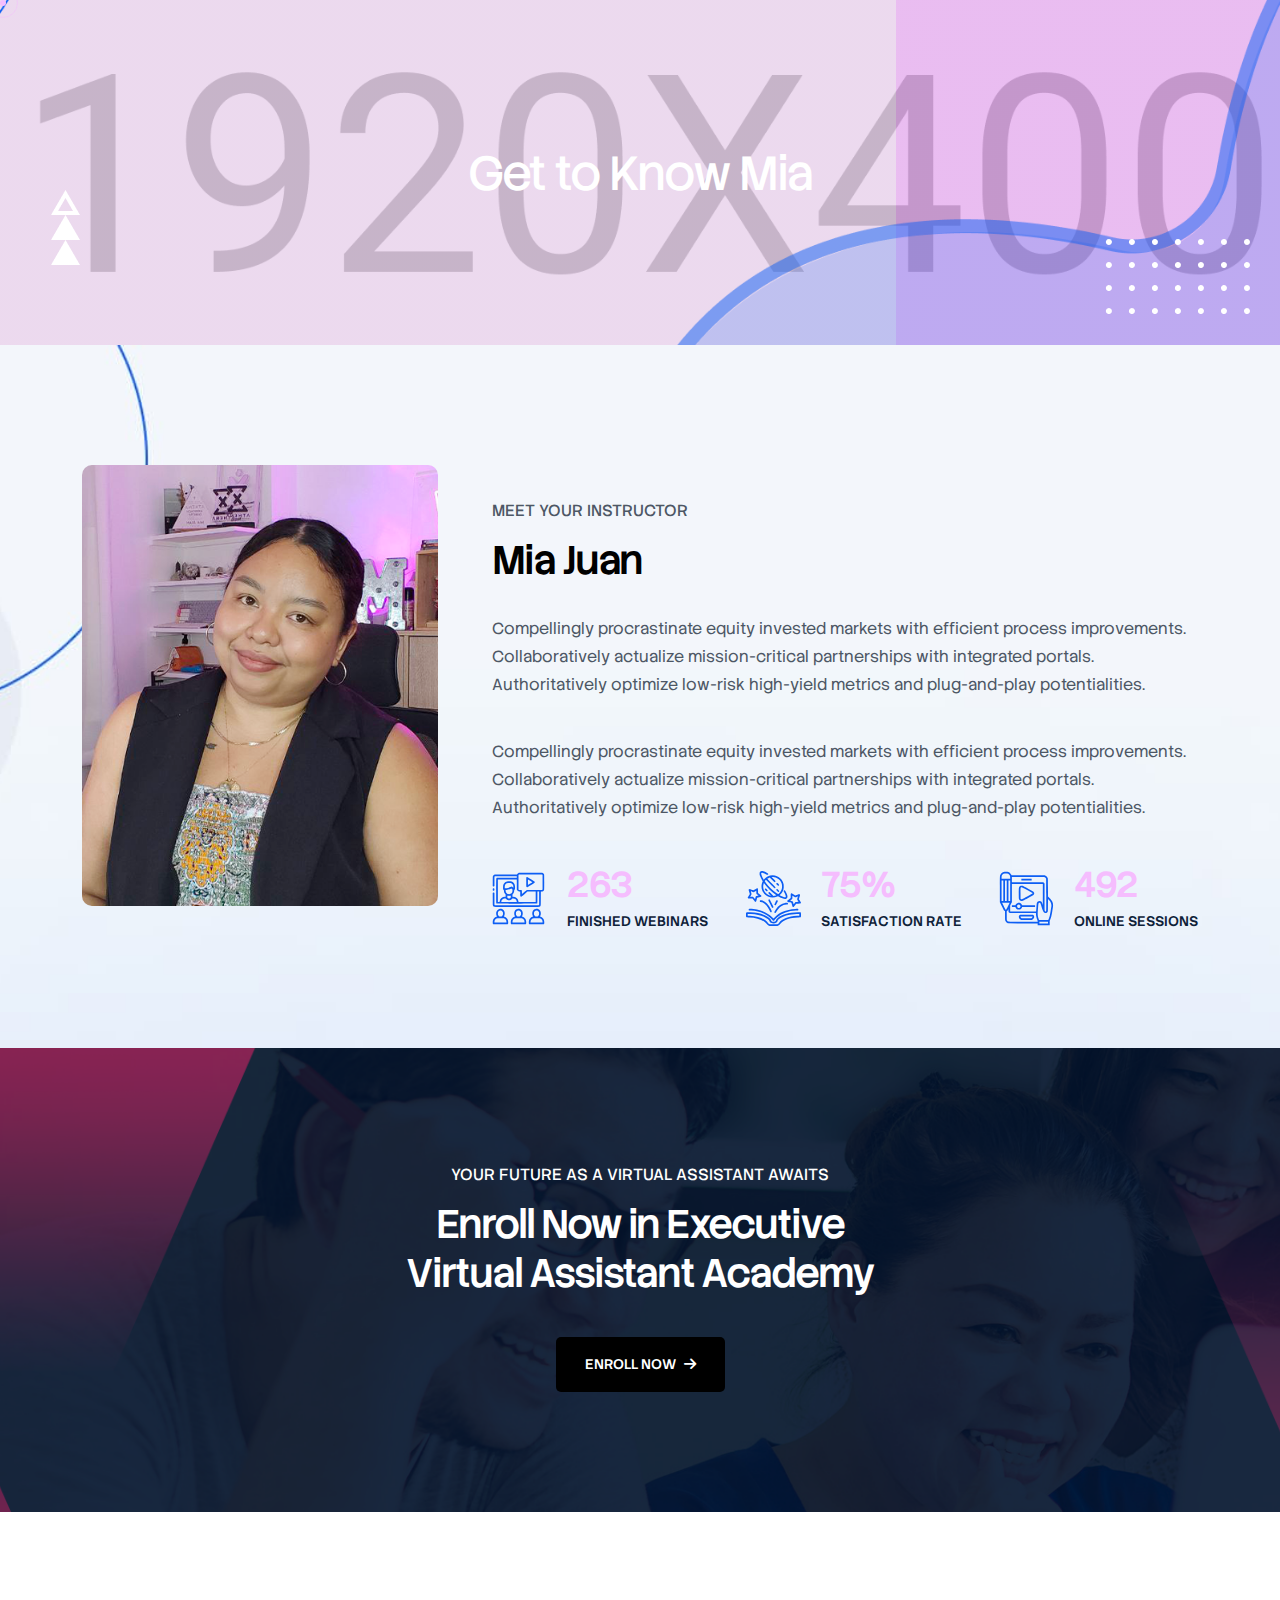
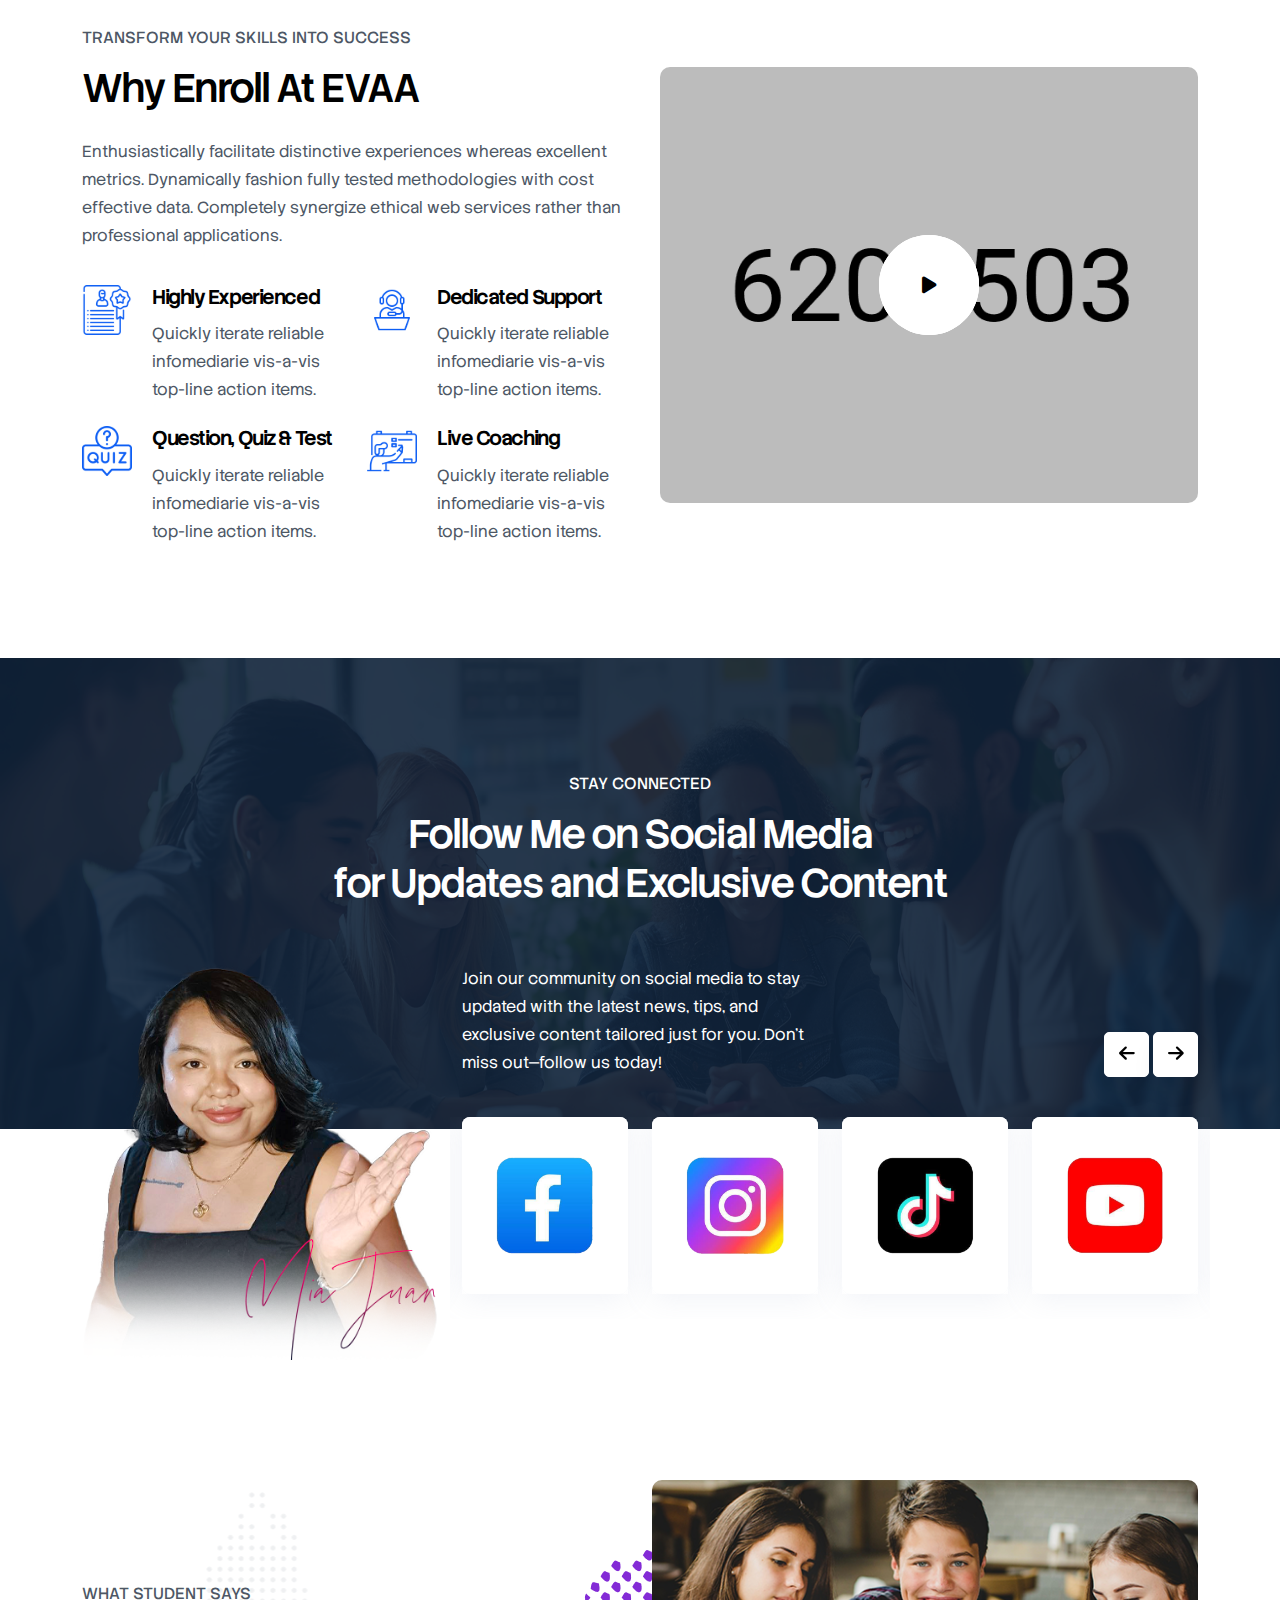
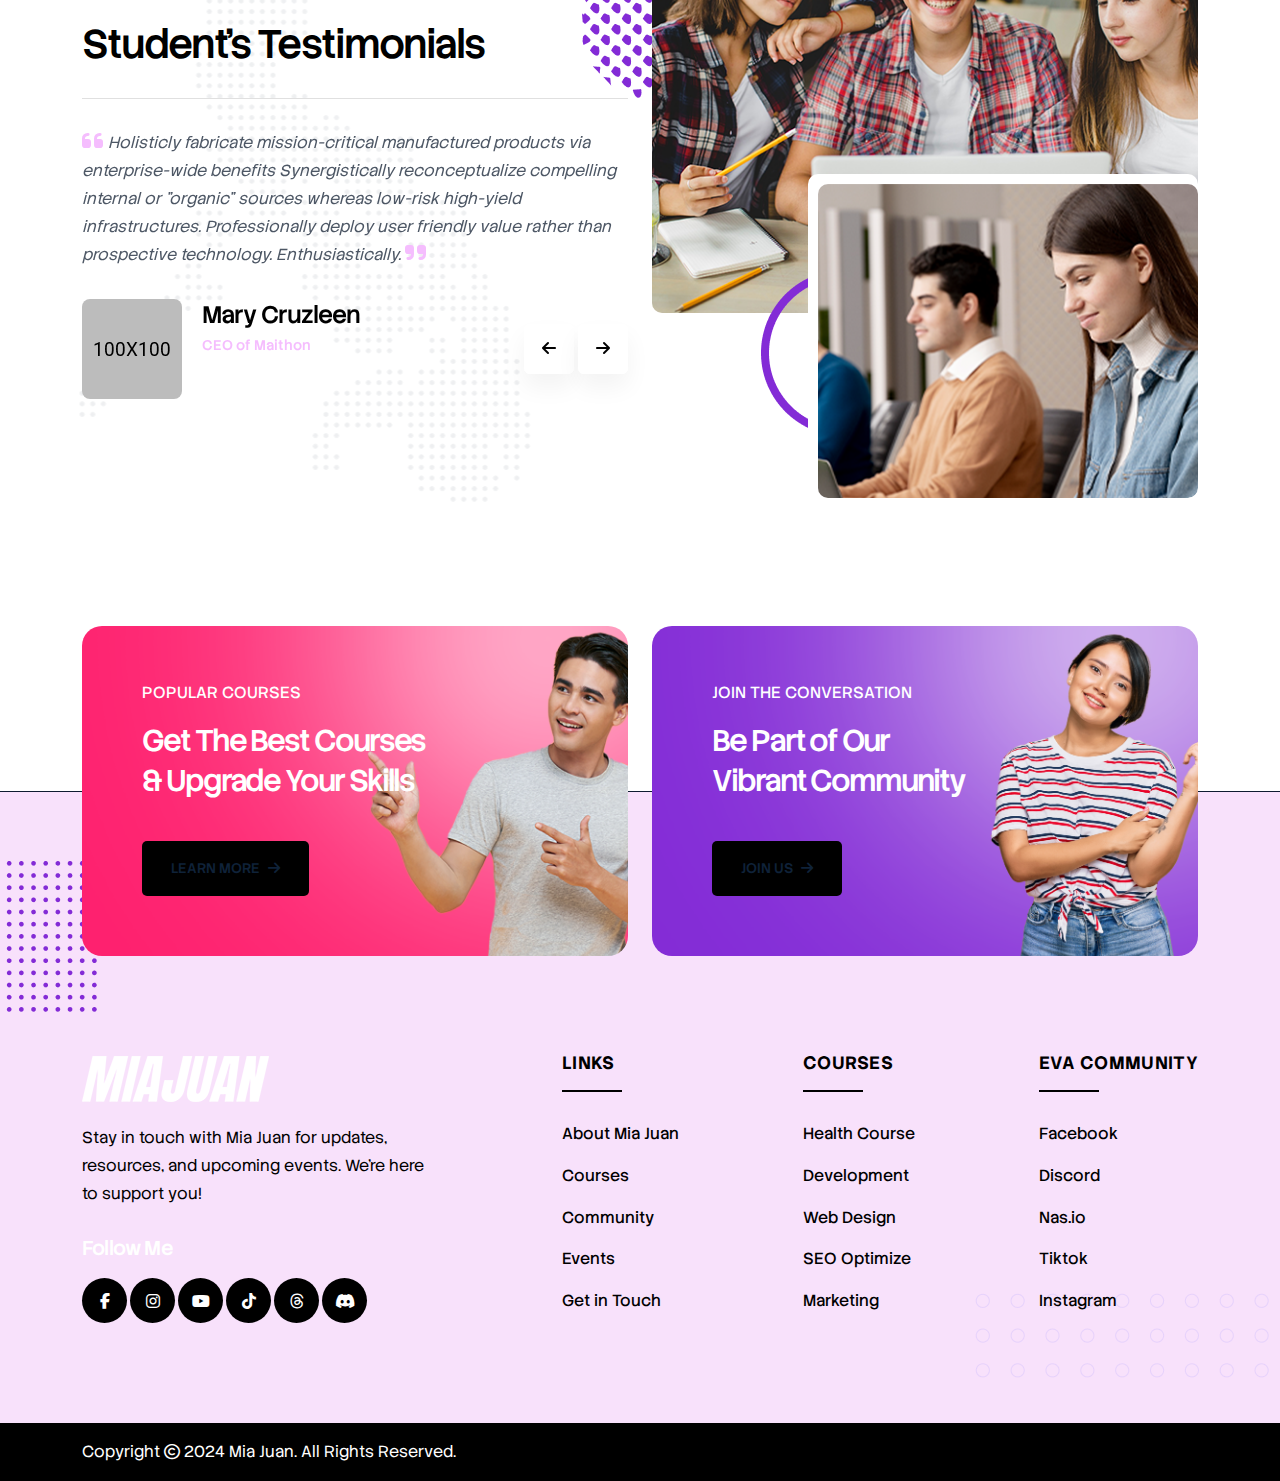
<file: about.html>
<!doctype html>
<html class="no-js" lang="zxx">

<head>
    <meta charset="utf-8">
    <meta http-equiv="x-ua-compatible" content="ie=edge">
    <title>Edura - Online Courses & Education HTML Template - About Us</title>
    <meta name="author" content="themeholy">
    <meta name="description" content="Edura - Online Courses & Education HTML Template">
    <meta name="keywords" content="Edura - Online Courses & Education HTML Template">
    <meta name="robots" content="INDEX,FOLLOW">

    <!-- Mobile Specific Metas -->
    <meta name="viewport" content="width=device-width, initial-scale=1, shrink-to-fit=no">

    <!-- Favicons - Place favicon.ico in the root directory -->
    <link rel="apple-touch-icon" sizes="57x57" href="assets/img/favicons/apple-icon-57x57.png">
    <link rel="apple-touch-icon" sizes="60x60" href="assets/img/favicons/apple-icon-60x60.png">
    <link rel="apple-touch-icon" sizes="72x72" href="assets/img/favicons/apple-icon-72x72.png">
    <link rel="apple-touch-icon" sizes="76x76" href="assets/img/favicons/apple-icon-76x76.png">
    <link rel="apple-touch-icon" sizes="114x114" href="assets/img/favicons/apple-icon-114x114.png">
    <link rel="apple-touch-icon" sizes="120x120" href="assets/img/favicons/apple-icon-120x120.png">
    <link rel="apple-touch-icon" sizes="144x144" href="assets/img/favicons/apple-icon-144x144.png">
    <link rel="apple-touch-icon" sizes="152x152" href="assets/img/favicons/apple-icon-152x152.png">
    <link rel="apple-touch-icon" sizes="180x180" href="assets/img/favicons/apple-icon-180x180.png">
    <link rel="icon" type="image/png" sizes="192x192" href="assets/img/favicons/android-icon-192x192.png">
    <link rel="icon" type="image/png" sizes="32x32" href="assets/img/favicons/favicon-32x32.png">
    <link rel="icon" type="image/png" sizes="96x96" href="assets/img/favicons/favicon-96x96.png">
    <link rel="icon" type="image/png" sizes="16x16" href="assets/img/favicons/favicon-16x16.png">
    <link rel="manifest" href="assets/img/favicons/manifest.json">
    <meta name="msapplication-TileColor" content="#ffffff">
    <meta name="msapplication-TileImage" content="assets/img/favicons/ms-icon-144x144.png">
    <meta name="theme-color" content="#ffffff">

    <!--==============================
	  Google Fonts
	============================== -->
    <link rel="preconnect" href="https://fonts.googleapis.com">
    <link rel="preconnect" href="https://fonts.gstatic.com" crossorigin>
    <link href="https://fonts.googleapis.com/css2?family=Geist:wght@100..900&family=Stack+Sans+Text:wght@200..700&display=swap" rel="stylesheet">


    <!--==============================
	    All CSS File
	============================== -->
    <!-- Bootstrap -->
    <link rel="stylesheet" href="assets/css/bootstrap.min.css">
    <!-- Fontawesome Icon -->
    <link rel="stylesheet" href="https://cdnjs.cloudflare.com/ajax/libs/font-awesome/6.6.0/css/all.min.css">
    <!--<link rel="stylesheet" href="assets/css/fontawesome.min.css">-->
    <!-- Magnific Popup -->
    <link rel="stylesheet" href="assets/css/magnific-popup.min.css">
    <!-- Slick Slider -->
    <link rel="stylesheet" href="assets/css/slick.min.css">
    <!-- Nice Select -->
    <link rel="stylesheet" href="assets/css/nice-select.min.css">
    <!-- Theme Custom CSS -->
    <link rel="stylesheet" href="assets/css/style.css">
    <!-- Animate CSS -->
    <link rel="stylesheet" href="assets/css/animate.css">

</head>

<body>


    <!--[if lte IE 9]>
    	<p class="browserupgrade">You are using an <strong>outdated</strong> browser. Please <a href="https://browsehappy.com/">upgrade your browser</a> to improve your experience and security.</p>
  <![endif]-->



    <!--********************************
   		Code Start From Here 
	******************************** -->

    <!--==============================
     Custom Cursor
    ==============================-->
    <div class="mouse-cursor cursor-outer"></div>
    <div class="mouse-cursor cursor-inner"></div>


    <!--==============================
     Preloader
    ==============================-->
    <div class="preloader ">
        <div class="preloader-inner">
            <p class="text-white">website loading...</p>
            <span class="loader"></span>
        </div>
    </div>
    

    <!--==============================
    Breadcumb
============================== -->
    <div class="breadcumb-wrapper " data-bg-src="assets/img/bg/breadcumb-bg.jpg" data-overlay="title" data-opacity="8">
        <div class="breadcumb-shape" data-bg-src="assets/img/bg/breadcumb_shape_1_1.png">
        </div>
        <div class="shape-mockup breadcumb-shape2 jump d-lg-block d-none" data-right="30px" data-bottom="30px">
            <img src="assets/img/bg/breadcumb_shape_1_2.png" alt="shape">
        </div>
        <div class="shape-mockup breadcumb-shape3 jump-reverse d-lg-block d-none" data-left="50px" data-bottom="80px">
            <img src="assets/img/bg/breadcumb_shape_1_3.png" alt="shape">
        </div>
        <div class="container">
            <div class="breadcumb-content text-center">
                <h1 class="breadcumb-title">Get to Know Mia</h1>
            </div>
        </div>
    </div>
    

    <!--==============================
    About Area  
    ==============================-->
    <div class="space about-sec" data-bg-src="assets/img/update1/bg/about_bg_1.jpg" id="about-sec">
        <div class="container">
            <div class="row">
                <div class="col-xl-4 mb-40 mb-xl-0">
                    <div class="img-box7 tilt-active">
                        <img class="w-100" src="assets/img/mia/about_v2_3_1.png" alt="About">
                    </div>
                </div>
                <div class="col-xxl-7 col-xl-8 align-self-end">
                    <div class="about-content2">
                        <div class="title-area mb-40">
                            <span class="sub-title">Meet your Instructor</span>
                            <h2 class="fs-40 mt-n2">Mia Juan</h2>
                        </div>
                        <p class="mt-n2 mb-30 mb-xl-5">Compellingly procrastinate equity invested markets with efficient process improvements. Collaboratively actualize mission-critical partnerships with integrated portals. Authoritatively optimize low-risk high-yield metrics and plug-and-play potentialities.</p>

                        <p class="mt-n2 mb-30 mb-xl-5">Compellingly procrastinate equity invested markets with efficient process improvements. Collaboratively actualize mission-critical partnerships with integrated portals. Authoritatively optimize low-risk high-yield metrics and plug-and-play potentialities.</p>
                        <div class="counter-grid-wrap">
                            <div class="counter-grid">
                                <div class="counter-grid_icon">
                                    <img src="assets/img/update1/icon/counter_1_1.svg" alt="icon">
                                </div>
                                <div class="counter-grid_content">
                                    <h3 class="counter-grid_number"><span class="counter-number">350</span></h3>
                                    <span class="counter-grid_text">FINISHED WEBINARS</span>
                                </div>
                            </div>
                            <div class="counter-grid">
                                <div class="counter-grid_icon">
                                    <img src="assets/img/update1/icon/counter_1_2.svg" alt="icon">
                                </div>
                                <div class="counter-grid_content">
                                    <h3 class="counter-grid_number"><span class="counter-number">100</span>%</h3>
                                    <span class="counter-grid_text">SATISFACTION RATE</span>
                                </div>
                            </div>
                            <div class="counter-grid">
                                <div class="counter-grid_icon">
                                    <img src="assets/img/update1/icon/counter_1_3.svg" alt="icon">
                                </div>
                                <div class="counter-grid_content">
                                    <h3 class="counter-grid_number"><span class="counter-number">656</span></h3>
                                    <span class="counter-grid_text">ONLINE SESSIONS</span>
                                </div>
                            </div>
                        </div>
                    </div>

                </div>
            </div>
        </div>
    </div>

    <!--==============================
    Cta Area  
    ==============================-->
    <section class="space position-relative">
        <div class="bg-img" data-bg-src="assets/img/mia/about-main-cta-bg.png">
        </div>
        <div class="container text-center">
            <div class="title-area text-center mb-40">
                <span class="sub-title text-white">Your Future as a Virtual Assistant Awaits</span>
                <h2 class="sec-title text-white">Enroll Now in Executive <br/> Virtual Assistant Academy</h2>
            </div>
            <div class="btn-group justify-content-center">
                <a href="#" class="th-btn shadow-none">Enroll Now<i class="fas fa-arrow-right ms-2"></i></a>
            </div>
        </div>
    </section>

    <!--==============================
    Why Choose me  
    ==============================-->
    <div class="space">
        <div class="container">
            <div class="row align-items-center">
                <div class="col-xl-6 mb-45 mb-xl-0">
                    <div class="title-area text-center text-xl-start mb-35">
                        <span class="sub-title">Transform Your Skills into Success</span>
                        <h2 class="sec-title">Why Enroll At EVAA</h2>
                    </div>
                    <p class="mt-n2 mb-35 text-center text-xl-start">Enthusiastically facilitate distinctive experiences whereas excellent metrics. Dynamically fashion fully tested methodologies with cost effective data. Completely synergize ethical web services rather than professional applications.</p>
                    <div class="row gy-30">
                        <div class="col-md-6">
                            <div class="feature-block">
                                <div class="feature-block_icon">
                                    <img src="assets/img/update1/icon/feature_3_1.svg" alt="icon">
                                </div>
                                <div class="media-body">
                                    <h3 class="feature-block_title">Highly Experienced</h3>
                                    <p class="feature-block_text">Quickly iterate reliable infomediarie vis-a-vis top-line action items.</p>
                                </div>
                            </div>
                        </div>
                        <div class="col-md-6">
                            <div class="feature-block">
                                <div class="feature-block_icon">
                                    <img src="assets/img/update1/icon/feature_3_2.svg" alt="icon">
                                </div>
                                <div class="media-body">
                                    <h3 class="feature-block_title">Dedicated Support</h3>
                                    <p class="feature-block_text">Quickly iterate reliable infomediarie vis-a-vis top-line action items.</p>
                                </div>
                            </div>
                        </div>
                        <div class="col-md-6">
                            <div class="feature-block">
                                <div class="feature-block_icon">
                                    <img src="assets/img/update1/icon/feature_3_3.svg" alt="icon">
                                </div>
                                <div class="media-body">
                                    <h3 class="feature-block_title">Question, Quiz & Test</h3>
                                    <p class="feature-block_text">Quickly iterate reliable infomediarie vis-a-vis top-line action items.</p>
                                </div>
                            </div>
                        </div>
                        <div class="col-md-6">
                            <div class="feature-block">
                                <div class="feature-block_icon">
                                    <img src="assets/img/update1/icon/feature_3_4.svg" alt="icon">
                                </div>
                                <div class="media-body">
                                    <h3 class="feature-block_title">Live Coaching</h3>
                                    <p class="feature-block_text">Quickly iterate reliable infomediarie vis-a-vis top-line action items.</p>
                                </div>
                            </div>
                        </div>
                    </div>
                </div>
                <div class="col-xl-6">
                    <div class="ps-xxl-5 ms-xl-2">
                        <div class="video-box2">
                            <img src="assets/img/update1/normal/video_3.jpg" alt="video">
                            <a href="https://www.youtube.com/watch?v=_sI_Ps7JSEk" class="play-btn popup-video"><i class="fas fa-play"></i></a>
                        </div>
                    </div>
                </div>
            </div>
        </div>
    </div>
    <!--==============================
    Social Platforms 
    ==============================-->
    <section class="space-top bg-top-center" data-bg-src="assets/img/mia/about-soc-med-bg.png">
        <div class="container">
            <div class="title-area text-center">
                <span class="sub-title text-white">Stay Connected</span>
                <h2 class="sec-title text-white">Follow Me on Social Media<br> for Updates and Exclusive Content </h2>
            </div>
            <div class="row">
                <div class="col-xl-4 d-none d-xl-block">
                    <div>
                        <img class="w-100 rounded-10" src="assets/img/mia/about-page-social-media.png" alt="publisher">
                    </div>
                </div>
                <div class="col-xl-8">
                    <div class="row d-none d-xl-flex align-items-end justify-content-between">
                        <div class="col-lg-6">
                            <div class="title-area mb-40">
                                <p class="mb-0 text-white">Join our community on social media to stay updated with the latest news, tips, and exclusive content tailored just for you. Don't miss out—follow us today!</p>
                            </div>
                        </div>
                        <div class="col-auto">
                            <div class="sec-btn mb-40">
                                <div class="icon-box">
                                    <button data-slick-prev="#publishedBook" class="slick-arrow default"><i class="fas fa-arrow-left"></i></button>
                                    <button data-slick-next="#publishedBook" class="slick-arrow default"><i class="fas fa-arrow-right"></i></button>
                                </div>
                            </div>
                        </div>
                    </div>
                    <div class="row th-carousel" id="publishedBook" data-slide-show="4" data-lg-slide-show="3" data-md-slide-show="2" data-sm-slide-show="2" data-xs-slide-show="1">

                        <div class="col-xl-3 col-lg-4 col-sm-6">
                            <div class="th-product product-grid">
                                <a class="social-media facebookmia" href="#">
                                    <div class="product-img">
                                        
                                        <img src="assets/img/mia/soc-med-facebook-icon.png" alt="Product Image">
                                    </div>
                                </a>
                            </div>
                        </div>


                        <div class="col-xl-3 col-lg-4 col-sm-6">
                            <div class="th-product product-grid">
                                <a class="social-media instagram" href="#">
                                    <div class="product-img">
                                        
                                        <img src="assets/img/mia/soc-med-instagram-icon.png" alt="Product Image">
                                    </div>
                                </a>
                            </div>
                        </div>


                        <div class="col-xl-3 col-lg-4 col-sm-6">
                            <div class="th-product product-grid">
                                <a class="social-media tiktok" href="#">
                                    <div class="product-img">
                                        
                                        <img src="assets/img/mia/soc-med-tiktok-icon.png" alt="Product Image">
                                    </div>
                                </a>
                            </div>
                        </div>


                        <div class="col-xl-3 col-lg-4 col-sm-6">
                            <div class="th-product product-grid">
                                <a class="social-media youtube" href="#">
                                    <div class="product-img">
                                        
                                        <img src="assets/img/mia/soc-med-youtube-icon.png" alt="Product Image">
                                    </div>
                                </a>
                            </div>
                        </div>


                        <div class="col-xl-3 col-lg-4 col-sm-6">
                            <div class="th-product product-grid">
                                <a class="social-media twitter" href="#">
                                    <div class="product-img">
                                        
                                        <img src="assets/img/mia/soc-med-x-icon.png" alt="Product Image">
                                    </div>
                                </a>
                            </div>
                        </div>

                        <div class="col-xl-3 col-lg-4 col-sm-6">
                            <div class="th-product product-grid">
                                <a class="social-media threads" href="#">
                                    <div class="product-img">
                                        
                                        <img src="assets/img/mia/soc-med-threads-icon.png" alt="Product Image">
                                    </div>
                                </a>
                            </div>
                        </div>

                    </div>
                </div>
            </div>

        </div>
    </section>

    <!--==============================
    Testimonial Area  
    ==============================-->
    <section class="space bg-auto" data-bg-src="assets/img/mia/testi_bg_4.png">
        <div class="container">
            <div class="row align-items-center">
                <div class="col-xl-6 mb-5 mb-xl-0">
                    <div class="testi-block-wrap">
                        <div class="title-area mb-30">
                            <span class="sub-title">What Student Says</span>
                            <h2 class="sec-title">Student’s Testimonials</h2>
                        </div>
                        <div class="testi-block-slide th-carousel" data-slide-show="1" data-fade="true">
                            <div class="">
                                <div class="testi-block">
                                    <p class="testi-block_text"><i class="fa-solid fa-quote-left"></i>Holisticly fabricate mission-critical manufactured products via enterprise-wide benefits Synergistically reconceptualize compelling internal or "organic" sources whereas low-risk high-yield infrastructures. Professionally deploy user friendly value rather than prospective technology. Enthusiastically.<i class="fa-solid fa-quote-right"></i></p>
                                    <div class="testi-block_profile">
                                        <div class="testi-block_avater">
                                            <img src="assets/img/update1/testimonial/testi_3_1.jpg" alt="Avater">
                                        </div>
                                        <div class="media-body">
                                            <h3 class="testi-block_name box-title">Mary Cruzleen</h3>
                                            <span class="testi-block_desig">CEO of Maithon</span>
                                            <div class="testi-block_review">
                                                <i class="fa-solid fa-star-sharp"></i><i class="fa-solid fa-star-sharp"></i><i class="fa-solid fa-star-sharp"></i><i class="fa-solid fa-star-sharp"></i><i class="fa-solid fa-star-sharp"></i>
                                            </div>
                                        </div>
                                    </div>
                                </div>
                            </div>
                            <div class="">
                                <div class="testi-block">
                                    <p class="testi-block_text"><i class="fa-solid fa-quote-left"></i>Fabricate holisticly mission-critical manufactured products via enterprise-wide benefits Synergistically reconceptualize compelling internal or "organic" sources whereas low-risk high-yield infrastructures. Professionally deploy user friendly value rather than technology Enthusiastically prospective.<i class="fa-solid fa-quote-right"></i></p>
                                    <div class="testi-block_profile">
                                        <div class="testi-block_avater">
                                            <img src="assets/img/update1/testimonial/testi_3_2.jpg" alt="Avater">
                                        </div>
                                        <div class="media-body">
                                            <h3 class="testi-block_name box-title">David Milton</h3>
                                            <span class="testi-block_desig">CEO of Gazal</span>
                                            <div class="testi-block_review">
                                                <i class="fa-solid fa-star-sharp"></i><i class="fa-solid fa-star-sharp"></i><i class="fa-solid fa-star-sharp"></i><i class="fa-solid fa-star-sharp"></i><i class="fa-solid fa-star-sharp"></i>
                                            </div>
                                        </div>
                                    </div>
                                </div>
                            </div>
                            <div class="">
                                <div class="testi-block">
                                    <p class="testi-block_text"><i class="fa-solid fa-quote-left"></i>Manufactured holisticly fabricate mission-critical products via enterprise-wide benefits Synergistically reconceptualize compelling internal or "organic" sources whereas low-risk high-yield infrastructures. Professionally deploy user friendly value rather than prospective technology. Professionally.<i class="fa-solid fa-quote-right"></i></p>
                                    <div class="testi-block_profile">
                                        <div class="testi-block_avater">
                                            <img src="assets/img/update1/testimonial/testi_3_3.jpg" alt="Avater">
                                        </div>
                                        <div class="media-body">
                                            <h3 class="testi-block_name box-title">Abraham Khalil</h3>
                                            <span class="testi-block_desig">CEO Edura</span>
                                            <div class="testi-block_review">
                                                <i class="fa-solid fa-star-sharp"></i><i class="fa-solid fa-star-sharp"></i><i class="fa-solid fa-star-sharp"></i><i class="fa-solid fa-star-sharp"></i><i class="fa-solid fa-star-sharp"></i>
                                            </div>
                                        </div>
                                    </div>
                                </div>
                            </div>
                        </div>
                        <div class="icon-box">
                            <button data-slick-prev=".testi-block-slide" class="slick-arrow default"><i class="fas fa-arrow-left"></i></button>
                            <button data-slick-next=".testi-block-slide" class="slick-arrow default"><i class="fas fa-arrow-right"></i></button>
                        </div>
                    </div>
                </div>
                <div class="col-xl-6">
                    <div class="wcu-img-3">
                        <div class="img1">
                            <img src="assets/img/update1/normal/why_1_1.png" alt="why">
                        </div>
                        <div class="text-end">
                            <div class="img2">
                                <img src="assets/img/mia/about-testimonials.png" alt="why">
                            </div>
                        </div>
                        <div class="shape1">
                            <img src="assets/img/update1/shape/circle_6.png" alt="shape">
                        </div>
                        <div class="shape2">
                            <img src="assets/img/update1/shape/circle_7.png" alt="shape">
                        </div>
                    </div>
                </div>
            </div>
        </div>
    </section>

    <!-- ============== Double CTA ============================ -->
    <div data-pos-for=".footer-wrapper" data-sec-pos="bottom-half" style="background: linear-gradient(0deg, rgba(15,27,49,1) 50%, rgba(255, 255,255,1) 50%);">
        <div class="container" style="z-index: 9; position: relative;">
            <div class="row">
                <div class="col-lg-6 mb-30 mb-lg-0">
                    <div class="cta-card" data-bg-src="assets/img/mia/cta-bg_3_1.png">
                        <div class="title-area mb-40">
                            <span class="sub-title text-white">Popular Courses</span>
                            <h4 class="sec-title text-white">Get The Best Courses<br> & Upgrade Your Skills </h4>
                        </div>
                        <a href="contact.html" class="th-btn style8">Learn More<i class="fas fa-arrow-right ms-2"></i></a>
                    </div>
                </div>
                <div class="col-lg-6">
                    <div class="cta-card" data-bg-src="assets/img/mia/cta-bg_3_2.png">
                        <div class="title-area mb-40">
                            <span class="sub-title text-white">Join the Conversation</span>
                            <h4 class="sec-title text-white">Be Part of Our <br> Vibrant Community</h4>
                        </div>
                        <a href="contact.html" class="th-btn style8">Join Us<i class="fas fa-arrow-right ms-2"></i></a>
                    </div>
                </div>
            </div>
        </div>
    </div>



    <!--==============================
	Footer Area
    ==============================-->
    <footer class="footer-wrapper footer-layout6">
        <div class="widget-area">
            <div class="container">
                <div class="row justify-content-between">
                    <div class="col-md-6 col-xxl-3 col-xl-4">
                        <div class="widget footer-widget">
                            <div class="th-widget-about">
                                <div class="about-logo wow fadeInUp">
                                    <a href="index.html"><img src="assets/img/logo-white.svg" alt=""></a>
                                </div>
                                <p class="about-text wow fadeInUp">Stay in touch with Mia Juan for updates, resources, and upcoming events. We're here to support you!</p>
                                <div class="th-social wow fadeInUp">
                                    <h6 class="title text-white">Follow Me</h6>
                                    <div class="fix-social-icons-footer">
                                        <a class="social-media facebook" href=""><i class="fa-brands fa-facebook-f"></i></i></a>
                                        <a class="social-media instagram" href=""><i class="fa-brands fa-instagram"></i></i></a>
                                        <a class="social-media youtube" href=""><i class="fa-brands fa-youtube"></i></a>
                                        <a class="social-media tiktok" href=""><i class="fa-brands fa-tiktok"></i></a>
                                        <a class="social-media threads" href=""><i class="fa-brands fa-threads"></i></a>
                                        <a class="social-media discord" href=""><i class="fa-brands fa-discord"></i></a>
                                    </div>
                                </div>
                            </div>
                        </div>
                    </div>
                    <div class="col-md-6 col-xl-auto wow fadeInUp" data-wow-delay=".5s">
                        <div class="widget widget_nav_menu footer-widget style2">
                            <h3 class="widget_title">Links</h3>
                            <div class="menu-all-pages-container">
                                <ul class="menu">
                                    <li><a href="#">About Mia Juan</a></li>
                                    <li><a href="#">Courses</a></li>
                                    <li><a href="#">Community</a></li>
                                    <li><a href="#">Events</a></li>
                                    <li><a href="#">Get in Touch</a></li>
                                </ul>
                            </div>
                        </div>
                    </div>
                    <div class="col-md-6 col-xl-auto wow fadeInUp" data-wow-delay=".7s">
                        <div class="widget widget_nav_menu footer-widget style2">
                            <h3 class="widget_title">Courses</h3>
                            <div class="menu-all-pages-container">
                                <ul class="menu">
                                    <li><a href="#">Health Course</a></li>
                                    <li><a href="#">Development</a></li>
                                    <li><a href="#">Web Design</a></li>
                                    <li><a href="#">SEO Optimize</a></li>
                                    <li><a href="#">Marketing</a></li>
                                </ul>
                            </div>
                        </div>
                    </div>
                    <div class="col-md-6 col-xl-auto wow fadeInUp" data-wow-delay=".9s">
                        <div class="widget widget_nav_menu footer-widget style2">
                            <h3 class="widget_title">EVA Community</h3>
                            <div class="menu-all-pages-container">
                                <ul class="menu">
                                    <li><a href="#">Facebook</a></li>
                                    <li><a href="#">Discord</a></li>
                                    <li><a href="#">Nas.io</a></li>
                                    <li><a href="#">Tiktok</a></li>
                                    <li><a href="#">Instagram</a></li>
                                </ul>
                            </div>
                        </div>
                    </div>
                </div>
            </div>
        </div>
        <div class="copyright-wrap">
            <div class="container">
                <div class="row justify-content-between align-items-center">
                    <div class="col-lg-auto">
                        <p class="copyright-text">Copyright <i class="fa-regular fa-copyright"></i> 2024 <a href="#">Mia Juan</a>. All Rights Reserved.</p>
                    </div>
                </div>
            </div>
        </div>
    
        <div class="shape-mockup jump d-none d-xl-block" data-top="10%" data-left="0%"><img src="assets/img/update1/shape/footer_shape_4.png" alt="shapes"></div>
        <div class="shape-mockup movingX d-none d-xl-block" data-bottom="15%" data-right="0%"><img src="assets/img/update1/shape/footer_shape_5.png" alt="shapes"></div>
    </footer>

    <!--********************************
			Code End  Here 
	******************************** -->

    <!-- Scroll To Top -->
    <div class="scroll-top">
        <svg class="progress-circle svg-content" width="100%" height="100%" viewBox="-1 -1 102 102">
            <path d="M50,1 a49,49 0 0,1 0,98 a49,49 0 0,1 0,-98" style="transition: stroke-dashoffset 10ms linear 0s; stroke-dasharray: 307.919, 307.919; stroke-dashoffset: 307.919;"></path>
        </svg>
    </div>

    <!--==============================
    All Js File
============================== -->

    <!-- Jquery -->
    <script src="assets/js/vendor/jquery-3.6.0.min.js"></script>
    <!-- Slick Slider -->
    <script src="assets/js/slick.min.js"></script>
    <!-- Bootstrap -->
    <script src="assets/js/bootstrap.min.js"></script>
    <!-- Magnific Popup -->
    <script src="assets/js/jquery.magnific-popup.min.js"></script>
    <!-- Counter Up -->
    <script src="assets/js/jquery.counterup.min.js"></script>
    <!-- Circle Progress -->
    <script src="assets/js/circle-progress.js"></script>
    <!-- Range Slider -->
    <script src="assets/js/jquery-ui.min.js"></script>
    <!-- Isotope Filter -->
    <script src="assets/js/imagesloaded.pkgd.min.js"></script>
    <script src="assets/js/isotope.pkgd.min.js"></script>
    <!-- Tilt JS -->
    <script src="assets/js/tilt.jquery.min.js"></script>
    <!-- Tweenmax JS -->
    <script src="assets/js/tweenmax.min.js"></script>
    <!-- Nice Select JS -->
    <script src="assets/js/nice-select.min.js"></script>

    <!-- Main Js File -->
    <script src="assets/js/main.js"></script>

</body>

</html>
</file>
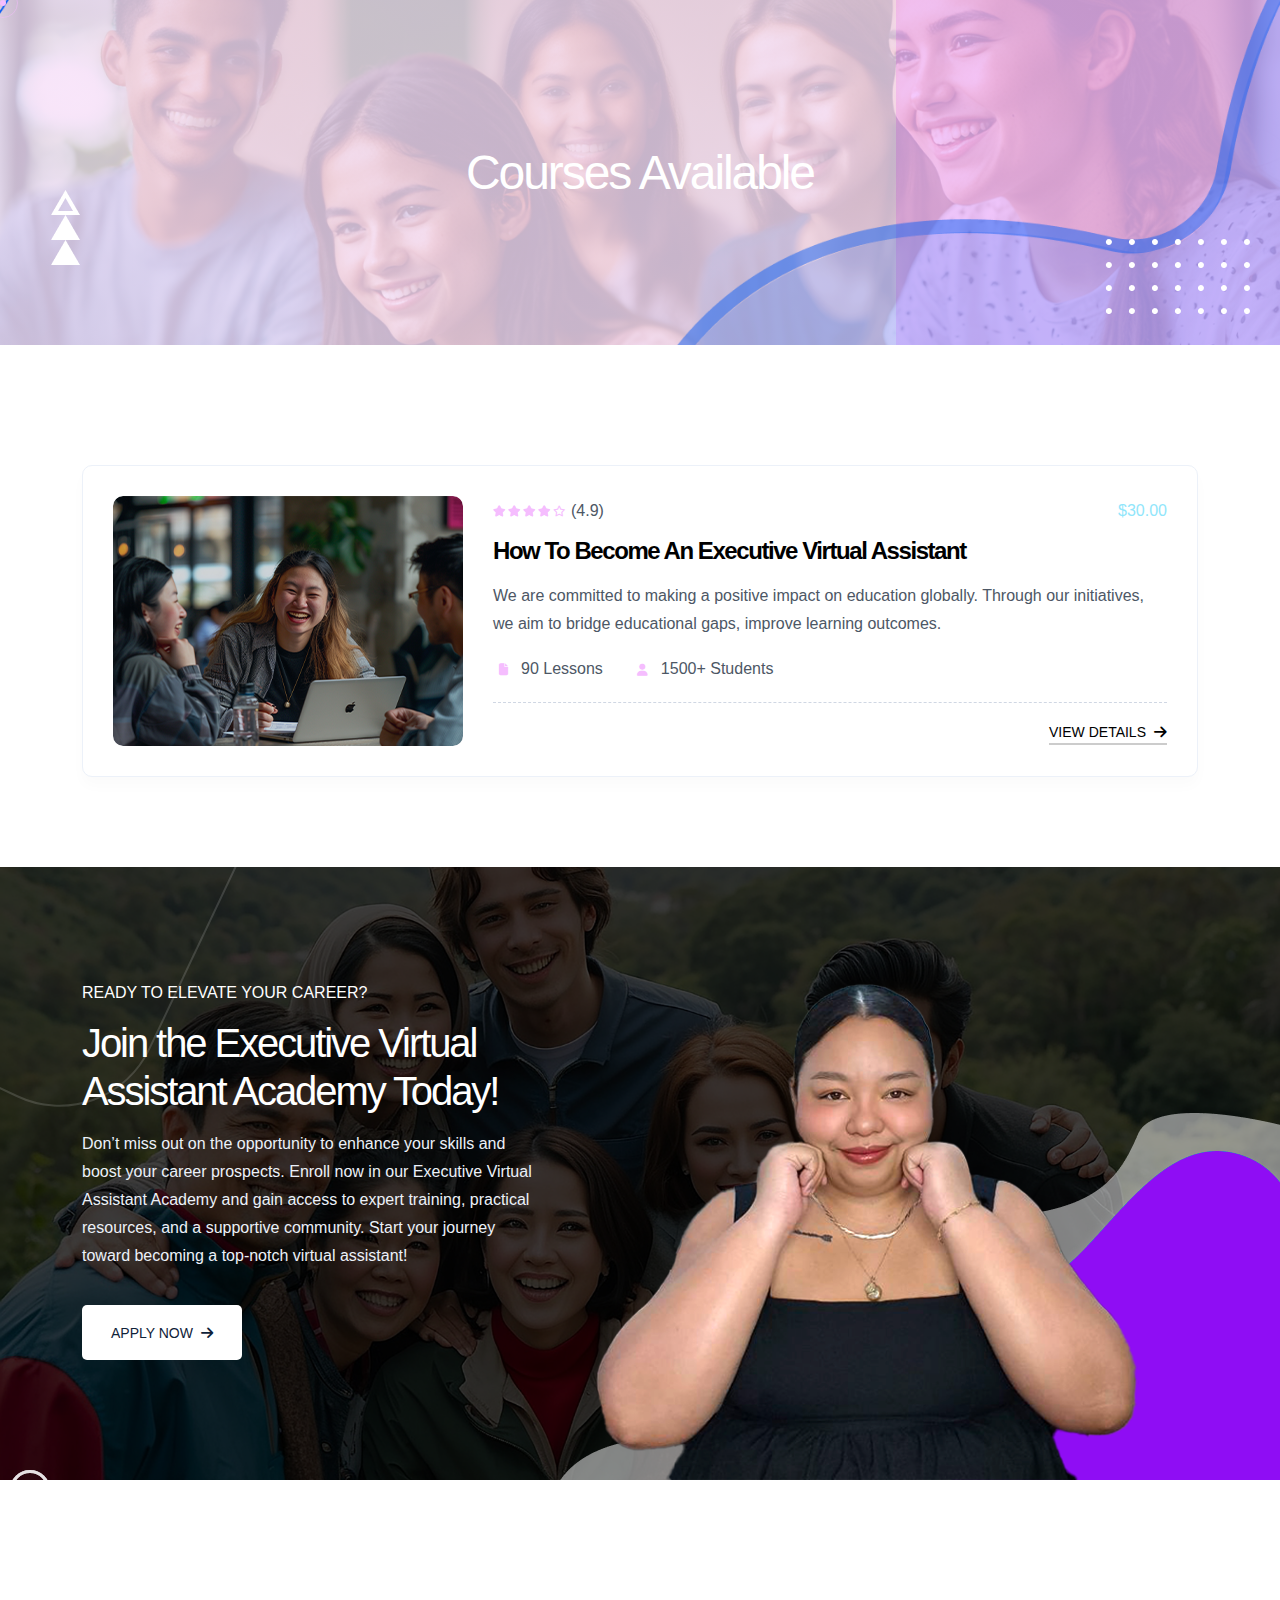
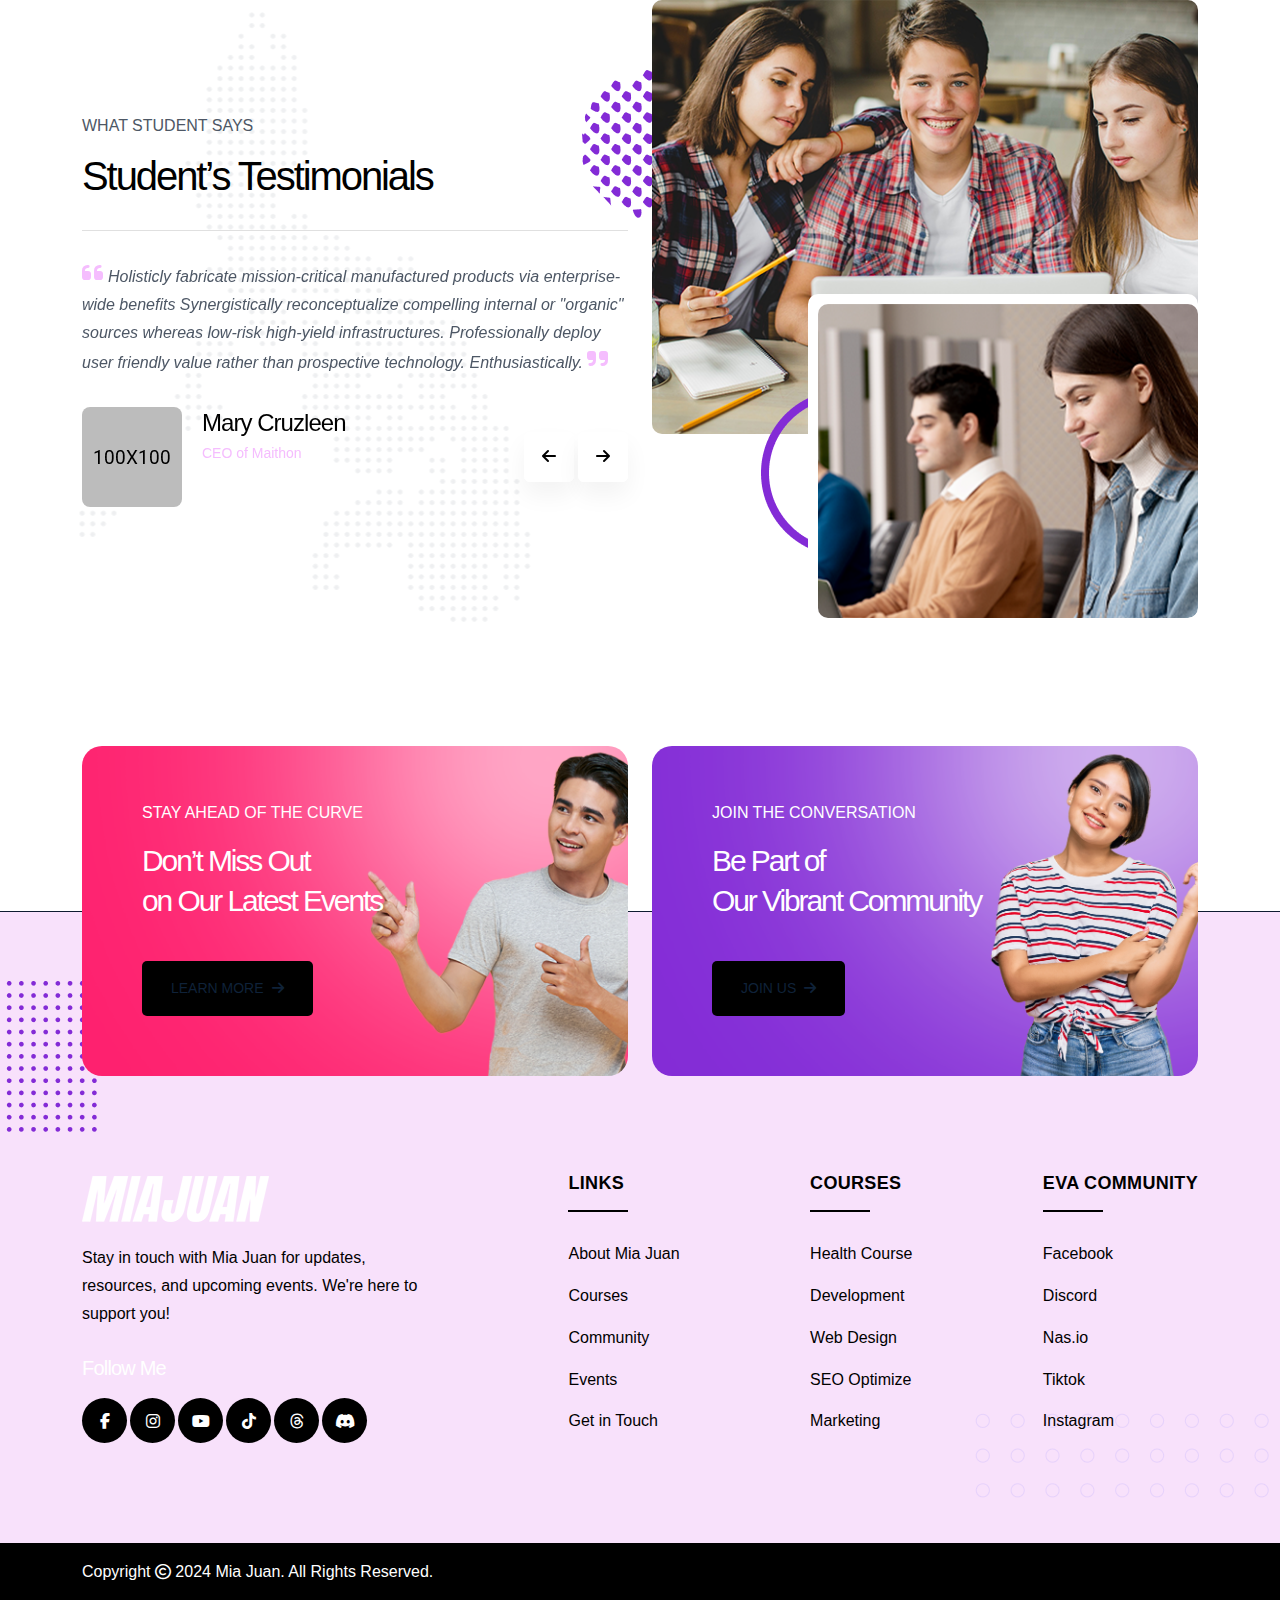
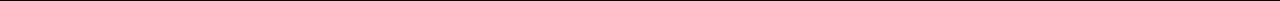
<file: course-2.html>
<!doctype html>
<html class="no-js" lang="zxx">

<head>
    <meta charset="utf-8">
    <meta http-equiv="x-ua-compatible" content="ie=edge">
    <title>Edura - Online Courses & Education HTML Template - Courses Page 02</title>
    <meta name="author" content="themeholy">
    <meta name="description" content="Edura - Online Courses & Education HTML Template">
    <meta name="keywords" content="Edura - Online Courses & Education HTML Template">
    <meta name="robots" content="INDEX,FOLLOW">

    <!-- Mobile Specific Metas -->
    <meta name="viewport" content="width=device-width, initial-scale=1, shrink-to-fit=no">

    <!-- Favicons - Place favicon.ico in the root directory -->
    <link rel="apple-touch-icon" sizes="57x57" href="assets/img/favicons/apple-icon-57x57.png">
    <link rel="apple-touch-icon" sizes="60x60" href="assets/img/favicons/apple-icon-60x60.png">
    <link rel="apple-touch-icon" sizes="72x72" href="assets/img/favicons/apple-icon-72x72.png">
    <link rel="apple-touch-icon" sizes="76x76" href="assets/img/favicons/apple-icon-76x76.png">
    <link rel="apple-touch-icon" sizes="114x114" href="assets/img/favicons/apple-icon-114x114.png">
    <link rel="apple-touch-icon" sizes="120x120" href="assets/img/favicons/apple-icon-120x120.png">
    <link rel="apple-touch-icon" sizes="144x144" href="assets/img/favicons/apple-icon-144x144.png">
    <link rel="apple-touch-icon" sizes="152x152" href="assets/img/favicons/apple-icon-152x152.png">
    <link rel="apple-touch-icon" sizes="180x180" href="assets/img/favicons/apple-icon-180x180.png">
    <link rel="icon" type="image/png" sizes="192x192" href="assets/img/favicons/android-icon-192x192.png">
    <link rel="icon" type="image/png" sizes="32x32" href="assets/img/favicons/favicon-32x32.png">
    <link rel="icon" type="image/png" sizes="96x96" href="assets/img/favicons/favicon-96x96.png">
    <link rel="icon" type="image/png" sizes="16x16" href="assets/img/favicons/favicon-16x16.png">
    <link rel="manifest" href="assets/img/favicons/manifest.json">
    <meta name="msapplication-TileColor" content="#ffffff">
    <meta name="msapplication-TileImage" content="assets/img/favicons/ms-icon-144x144.png">
    <meta name="theme-color" content="#ffffff">

    <!--==============================
	  Google Fonts
	============================== -->
    <link rel="preconnect" href="https://fonts.googleapis.com">
    <link rel="preconnect" href="https://fonts.gstatic.com" crossorigin>
    <link href="https://fonts.googleapis.com/css2?family=Baloo+2:wght@400;500;600;700;800&family=Jost:wght@300;400;500;600;700;800;900&family=Roboto:wght@100;300;400;500;700&display=swap" rel="stylesheet">


    <!--==============================
	    All CSS File
	============================== -->
    <!-- Bootstrap -->
    <link rel="stylesheet" href="assets/css/bootstrap.min.css">
    <!-- Fontawesome Icon -->
    <link rel="stylesheet" href="https://cdnjs.cloudflare.com/ajax/libs/font-awesome/6.6.0/css/all.min.css">
    <!--<link rel="stylesheet" href="assets/css/fontawesome.min.css">-->
    <!-- Magnific Popup -->
    <link rel="stylesheet" href="assets/css/magnific-popup.min.css">
    <!-- Slick Slider -->
    <link rel="stylesheet" href="assets/css/slick.min.css">
    <!-- Nice Select -->
    <link rel="stylesheet" href="assets/css/nice-select.min.css">
    <!-- Theme Custom CSS -->
    <link rel="stylesheet" href="assets/css/style.css">
    <!-- Animate CSS -->
    <link rel="stylesheet" href="assets/css/animate.css">

</head>

<body>


    <!--[if lte IE 9]>
    	<p class="browserupgrade">You are using an <strong>outdated</strong> browser. Please <a href="https://browsehappy.com/">upgrade your browser</a> to improve your experience and security.</p>
  <![endif]-->



    <!--********************************
   		Code Start From Here 
	******************************** -->




    <!--==============================
     Preloader
  ==============================-->
    <div class="preloader ">
        <button class="th-btn style3 preloaderCls">Cancel Preloader </button>
        <div class="preloader-inner">
            <span class="loader"></span>
        </div>
    </div>

    
    <!--==============================
     Custom Cursor
    ==============================-->
    <div class="mouse-cursor cursor-outer"></div>
    <div class="mouse-cursor cursor-inner"></div>

    <!--==============================
    Breadcumb
    ============================== -->
    <div class="breadcumb-wrapper " data-bg-src="assets/img/mia/course-header-image.png" data-overlay="title" data-opacity="8">
        <div class="breadcumb-shape" data-bg-src="assets/img/bg/breadcumb_shape_1_1.png">
        </div>
        <div class="shape-mockup breadcumb-shape2 jump d-lg-block d-none" data-right="30px" data-bottom="30px">
            <img src="assets/img/bg/breadcumb_shape_1_2.png" alt="shape">
        </div>
        <div class="shape-mockup breadcumb-shape3 jump-reverse d-lg-block d-none" data-left="50px" data-bottom="80px">
            <img src="assets/img/bg/breadcumb_shape_1_3.png" alt="shape">
        </div>
        <div class="container">
            <div class="breadcumb-content text-center">
                <h1 class="breadcumb-title">Courses Available</h1>
            </div>
        </div>
    </div>
    <!--==============================
    Course Area  
    ==============================-->
    <section class="space-top space-extra-bottom">
        <div class="container">

            <div class="tab-content" id="nav-tabContent">
                <div class="tab-pane fade active show" id="tab-list" role="tabpanel" aria-labelledby="tab-course-list">
                    <div class="row gy-30">
                        <div class="col-12">
                            <div class="course-grid">
                                <div class="course-img">
                                    <img src="assets/img/mia/course-course-thumb-1.png" alt="img">
                                </div>
                                <div class="course-content">
                                    <div class="d-flex justify-content-between">
                                        <div class="course-rating">
                                            <div class="star-rating" role="img" aria-label="Rated 4.00 out of 5">
                                                <span style="width:79%">Rated <strong class="rating">4.00</strong> out of 5</span>
                                            </div>(4.9)
                                        </div>
                                        <div class="offer-tag">$30.00</div>
                                    </div>

                                    <h3 class="course-title"><a href="course-details.html">How To Become An Executive Virtual Assistant</a></h3>
                                    <p class="course-text">We are committed to making a positive impact on education globally. Through our initiatives, we aim to bridge educational gaps, improve learning outcomes.</p>
                                    <div class="course-meta style2">
                                        <span><i class="fas fa-file"></i>90 Lessons</span>
                                        <span><i class="fas fa-user"></i>1500+ Students </span>
                                    </div>
                                    <div class="course-author">
                                        <div class="author-info">
                                            
                                        </div>
                                        <a href="course-details.html" class="link-btn">View Details<i class="fas fa-arrow-right ms-2"></i></a>
                                    </div>
                                </div>
                            </div>
                        </div>
                        
                    </div>
                </div>
            </div>

        </div>
    </section>


    <!--==============================
    Cta Area  
    ==============================-->
    <section class="cta-area-4 position-relative overflow-hidden ">
        <div class="cta-bg-img" data-bg-src="assets/img/mia/homepage-hero3.jpg">
        </div>


        <div class="shape-mockup cta4-shape2 d-lg-block d-none" data-right="0" data-bottom="0%">
            <img src="assets/img/normal/cta_4_shape2.png" alt="img">
        </div>


        <div class="shape-mockup cta4-shape4"></div>

        <div class="ripple-shape cta-4-ripple-shape">
            <span class="ripple-1"></span><span class="ripple-2"></span><span class="ripple-3"></span><span class="ripple-4"></span><span class="ripple-5"></span><span class="ripple-6"></span>
        </div>

        <div class="container">
            <div class="row">
                <div class="col-lg-5">
                    <div class="cta-wrap4 space">
                        <div class="title-area mb-35">
                            <span class="sub-title text-white"> Ready to Elevate Your Career?</span>
                            <h2 class="sec-title text-white">Join the Executive Virtual Assistant Academy Today!</h2>
                            <p class="cta-text">Don’t miss out on the opportunity to enhance your skills and boost your career prospects. Enroll now in our Executive Virtual Assistant Academy and gain access to expert training, practical resources, and a supportive community. Start your journey toward becoming a top-notch virtual assistant!</p>
                        </div>
                        <a href="about.html" class="th-btn style3">Apply Now<i class="fas fa-arrow-right ms-2"></i></a>
                    </div>
                </div>
                <div class="col-lg-7 align-self-end d-lg-block d-none">
                    <div class="cta-4-thumb">
                        <img src="assets/img/mia/homepage-header2.png" alt="img">
                    </div>
                </div>
            </div>
        </div>
    </section>

    <!--==============================
    Testimonial Area  
    ==============================-->
    <section class="space bg-auto" data-bg-src="assets/img/mia/testi_bg_4.png">
        <div class="container">
            <div class="row align-items-center">
                <div class="col-xl-6 mb-5 mb-xl-0">
                    <div class="testi-block-wrap">
                        <div class="title-area mb-30">
                            <span class="sub-title">What Student Says</span>
                            <h2 class="sec-title">Student’s Testimonials</h2>
                        </div>
                        <div class="testi-block-slide th-carousel" data-slide-show="1" data-fade="true">
                            <div class="">
                                <div class="testi-block">
                                    <p class="testi-block_text"><i class="fa-solid fa-quote-left"></i>Holisticly fabricate mission-critical manufactured products via enterprise-wide benefits Synergistically reconceptualize compelling internal or "organic" sources whereas low-risk high-yield infrastructures. Professionally deploy user friendly value rather than prospective technology. Enthusiastically.<i class="fa-solid fa-quote-right"></i></p>
                                    <div class="testi-block_profile">
                                        <div class="testi-block_avater">
                                            <img src="assets/img/update1/testimonial/testi_3_1.jpg" alt="Avater">
                                        </div>
                                        <div class="media-body">
                                            <h3 class="testi-block_name box-title">Mary Cruzleen</h3>
                                            <span class="testi-block_desig">CEO of Maithon</span>
                                            <div class="testi-block_review">
                                                <i class="fa-solid fa-star-sharp"></i><i class="fa-solid fa-star-sharp"></i><i class="fa-solid fa-star-sharp"></i><i class="fa-solid fa-star-sharp"></i><i class="fa-solid fa-star-sharp"></i>
                                            </div>
                                        </div>
                                    </div>
                                </div>
                            </div>
                            <div class="">
                                <div class="testi-block">
                                    <p class="testi-block_text"><i class="fa-solid fa-quote-left"></i>Fabricate holisticly mission-critical manufactured products via enterprise-wide benefits Synergistically reconceptualize compelling internal or "organic" sources whereas low-risk high-yield infrastructures. Professionally deploy user friendly value rather than technology Enthusiastically prospective.<i class="fa-solid fa-quote-right"></i></p>
                                    <div class="testi-block_profile">
                                        <div class="testi-block_avater">
                                            <img src="assets/img/update1/testimonial/testi_3_2.jpg" alt="Avater">
                                        </div>
                                        <div class="media-body">
                                            <h3 class="testi-block_name box-title">David Milton</h3>
                                            <span class="testi-block_desig">CEO of Gazal</span>
                                            <div class="testi-block_review">
                                                <i class="fa-solid fa-star-sharp"></i><i class="fa-solid fa-star-sharp"></i><i class="fa-solid fa-star-sharp"></i><i class="fa-solid fa-star-sharp"></i><i class="fa-solid fa-star-sharp"></i>
                                            </div>
                                        </div>
                                    </div>
                                </div>
                            </div>
                            <div class="">
                                <div class="testi-block">
                                    <p class="testi-block_text"><i class="fa-solid fa-quote-left"></i>Manufactured holisticly fabricate mission-critical products via enterprise-wide benefits Synergistically reconceptualize compelling internal or "organic" sources whereas low-risk high-yield infrastructures. Professionally deploy user friendly value rather than prospective technology. Professionally.<i class="fa-solid fa-quote-right"></i></p>
                                    <div class="testi-block_profile">
                                        <div class="testi-block_avater">
                                            <img src="assets/img/update1/testimonial/testi_3_3.jpg" alt="Avater">
                                        </div>
                                        <div class="media-body">
                                            <h3 class="testi-block_name box-title">Abraham Khalil</h3>
                                            <span class="testi-block_desig">CEO Edura</span>
                                            <div class="testi-block_review">
                                                <i class="fa-solid fa-star-sharp"></i><i class="fa-solid fa-star-sharp"></i><i class="fa-solid fa-star-sharp"></i><i class="fa-solid fa-star-sharp"></i><i class="fa-solid fa-star-sharp"></i>
                                            </div>
                                        </div>
                                    </div>
                                </div>
                            </div>
                        </div>
                        <div class="icon-box">
                            <button data-slick-prev=".testi-block-slide" class="slick-arrow default"><i class="fas fa-arrow-left"></i></button>
                            <button data-slick-next=".testi-block-slide" class="slick-arrow default"><i class="fas fa-arrow-right"></i></button>
                        </div>
                    </div>
                </div>
                <div class="col-xl-6">
                    <div class="wcu-img-3">
                        <div class="img1">
                            <img src="assets/img/update1/normal/why_1_1.png" alt="why">
                        </div>
                        <div class="text-end">
                            <div class="img2">
                                <img src="assets/img/mia/about-testimonials.png" alt="why">
                            </div>
                        </div>
                        <div class="shape1">
                            <img src="assets/img/update1/shape/circle_6.png" alt="shape">
                        </div>
                        <div class="shape2">
                            <img src="assets/img/update1/shape/circle_7.png" alt="shape">
                        </div>
                    </div>
                </div>
            </div>
        </div>
    </section>
    
    <!-- ============== Double CTA ============================ -->
    <div data-pos-for=".footer-wrapper" data-sec-pos="bottom-half" style="background: linear-gradient(0deg, rgba(15,27,49,1) 50%, rgba(255, 255,255,1) 50%);">
        <div class="container" style="z-index: 9; position: relative;">
            <div class="row">
                <div class="col-lg-6 mb-30 mb-lg-0">
                    <div class="cta-card" data-bg-src="assets/img/mia/cta-bg_3_1.png">
                        <div class="title-area mb-40">
                            <span class="sub-title text-white">Stay Ahead of the Curve</span>
                            <h4 class="sec-title text-white">Don’t Miss Out<br> on Our Latest Events</h4>
                        </div>
                        <a href="contact.html" class="th-btn style8">Learn More<i class="fas fa-arrow-right ms-2"></i></a>
                    </div>
                </div>
                <div class="col-lg-6">
                    <div class="cta-card" data-bg-src="assets/img/mia/cta-bg_3_2.png">
                        <div class="title-area mb-40">
                            <span class="sub-title text-white">Join the Conversation</span>
                            <h4 class="sec-title text-white">Be Part of<br>Our Vibrant Community</h4>
                        </div>
                        <a href="contact.html" class="th-btn style8">Join Us<i class="fas fa-arrow-right ms-2"></i></a>
                    </div>
                </div>
            </div>
        </div>
    </div>


    <!--==============================
	Footer Area
    ==============================-->
    <footer class="footer-wrapper footer-layout6">
        <div class="widget-area">
            <div class="container">
                <div class="row justify-content-between">
                    <div class="col-md-6 col-xxl-3 col-xl-4">
                        <div class="widget footer-widget">
                            <div class="th-widget-about">
                                <div class="about-logo wow fadeInUp">
                                    <a href="index.html"><img src="assets/img/logo-white.svg" alt=""></a>
                                </div>
                                <p class="about-text wow fadeInUp">Stay in touch with Mia Juan for updates, resources, and upcoming events. We're here to support you!</p>
                                <div class="th-social wow fadeInUp">
                                    <h6 class="title text-white">Follow Me</h6>
                                    <div class="fix-social-icons-footer">
                                        <a class="social-media facebook" href=""><i class="fa-brands fa-facebook-f"></i></i></a>
                                        <a class="social-media instagram" href=""><i class="fa-brands fa-instagram"></i></i></a>
                                        <a class="social-media youtube" href=""><i class="fa-brands fa-youtube"></i></a>
                                        <a class="social-media tiktok" href=""><i class="fa-brands fa-tiktok"></i></a>
                                        <a class="social-media threads" href=""><i class="fa-brands fa-threads"></i></a>
                                        <a class="social-media discord" href=""><i class="fa-brands fa-discord"></i></a>
                                    </div>
                                </div>
                            </div>
                        </div>
                    </div>
                    <div class="col-md-6 col-xl-auto wow fadeInUp" data-wow-delay=".5s">
                        <div class="widget widget_nav_menu footer-widget style2">
                            <h3 class="widget_title">Links</h3>
                            <div class="menu-all-pages-container">
                                <ul class="menu">
                                    <li><a href="#">About Mia Juan</a></li>
                                    <li><a href="#">Courses</a></li>
                                    <li><a href="#">Community</a></li>
                                    <li><a href="#">Events</a></li>
                                    <li><a href="#">Get in Touch</a></li>
                                </ul>
                            </div>
                        </div>
                    </div>
                    <div class="col-md-6 col-xl-auto wow fadeInUp" data-wow-delay=".7s">
                        <div class="widget widget_nav_menu footer-widget style2">
                            <h3 class="widget_title">Courses</h3>
                            <div class="menu-all-pages-container">
                                <ul class="menu">
                                    <li><a href="#">Health Course</a></li>
                                    <li><a href="#">Development</a></li>
                                    <li><a href="#">Web Design</a></li>
                                    <li><a href="#">SEO Optimize</a></li>
                                    <li><a href="#">Marketing</a></li>
                                </ul>
                            </div>
                        </div>
                    </div>
                    <div class="col-md-6 col-xl-auto wow fadeInUp" data-wow-delay=".9s">
                        <div class="widget widget_nav_menu footer-widget style2">
                            <h3 class="widget_title">EVA Community</h3>
                            <div class="menu-all-pages-container">
                                <ul class="menu">
                                    <li><a href="#">Facebook</a></li>
                                    <li><a href="#">Discord</a></li>
                                    <li><a href="#">Nas.io</a></li>
                                    <li><a href="#">Tiktok</a></li>
                                    <li><a href="#">Instagram</a></li>
                                </ul>
                            </div>
                        </div>
                    </div>
                </div>
            </div>
        </div>
        <div class="copyright-wrap">
            <div class="container">
                <div class="row justify-content-between align-items-center">
                    <div class="col-lg-auto">
                        <p class="copyright-text">Copyright <i class="fa-regular fa-copyright"></i> 2024 <a href="#">Mia Juan</a>. All Rights Reserved.</p>
                    </div>
                </div>
            </div>
        </div>
    
        <div class="shape-mockup jump d-none d-xl-block" data-top="10%" data-left="0%"><img src="assets/img/update1/shape/footer_shape_4.png" alt="shapes"></div>
        <div class="shape-mockup movingX d-none d-xl-block" data-bottom="15%" data-right="0%"><img src="assets/img/update1/shape/footer_shape_5.png" alt="shapes"></div>
    </footer>

    <!--********************************
			Code End  Here 
	******************************** -->

    <!-- Scroll To Top -->
    <div class="scroll-top">
        <svg class="progress-circle svg-content" width="100%" height="100%" viewBox="-1 -1 102 102">
            <path d="M50,1 a49,49 0 0,1 0,98 a49,49 0 0,1 0,-98" style="transition: stroke-dashoffset 10ms linear 0s; stroke-dasharray: 307.919, 307.919; stroke-dashoffset: 307.919;"></path>
        </svg>
    </div>

    <!--==============================
    All Js File
============================== -->
    <!-- Jquery -->
    <script src="assets/js/vendor/jquery-3.6.0.min.js"></script>
    <!-- Slick Slider -->
    <script src="assets/js/slick.min.js"></script>
    <!-- Bootstrap -->
    <script src="assets/js/bootstrap.min.js"></script>
    <!-- Magnific Popup -->
    <script src="assets/js/jquery.magnific-popup.min.js"></script>
    <!-- Counter Up -->
    <script src="assets/js/jquery.counterup.min.js"></script>
    <!-- Circle Progress -->
    <script src="assets/js/circle-progress.js"></script>
    <!-- Range Slider -->
    <script src="assets/js/jquery-ui.min.js"></script>
    <!-- Isotope Filter -->
    <script src="assets/js/imagesloaded.pkgd.min.js"></script>
    <script src="assets/js/isotope.pkgd.min.js"></script>
    <!-- Tilt JS -->
    <script src="assets/js/tilt.jquery.min.js"></script>
    <!-- Tweenmax JS -->
    <script src="assets/js/tweenmax.min.js"></script>
    <!-- Nice Select JS -->
    <script src="assets/js/nice-select.min.js"></script>

    <!-- Main Js File -->
    <script src="assets/js/main.js"></script>

</body>

</html>
</file>
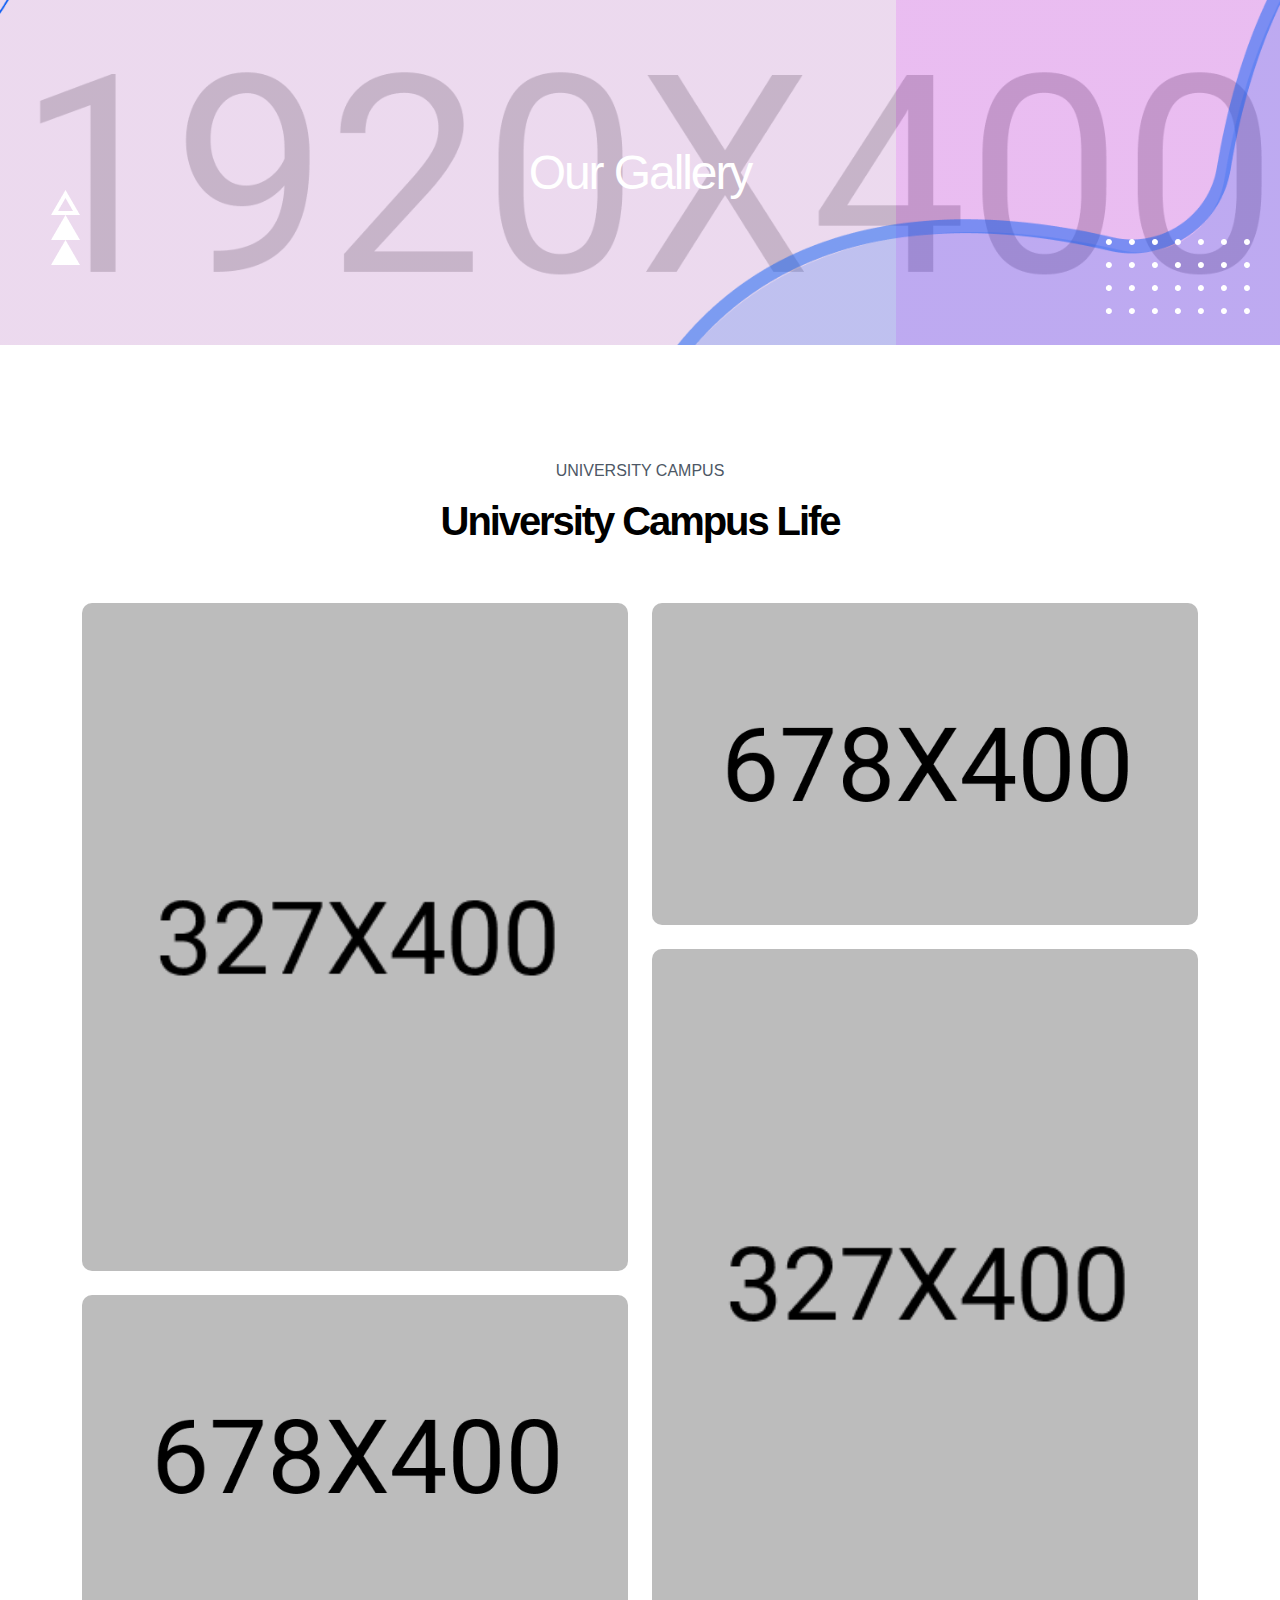
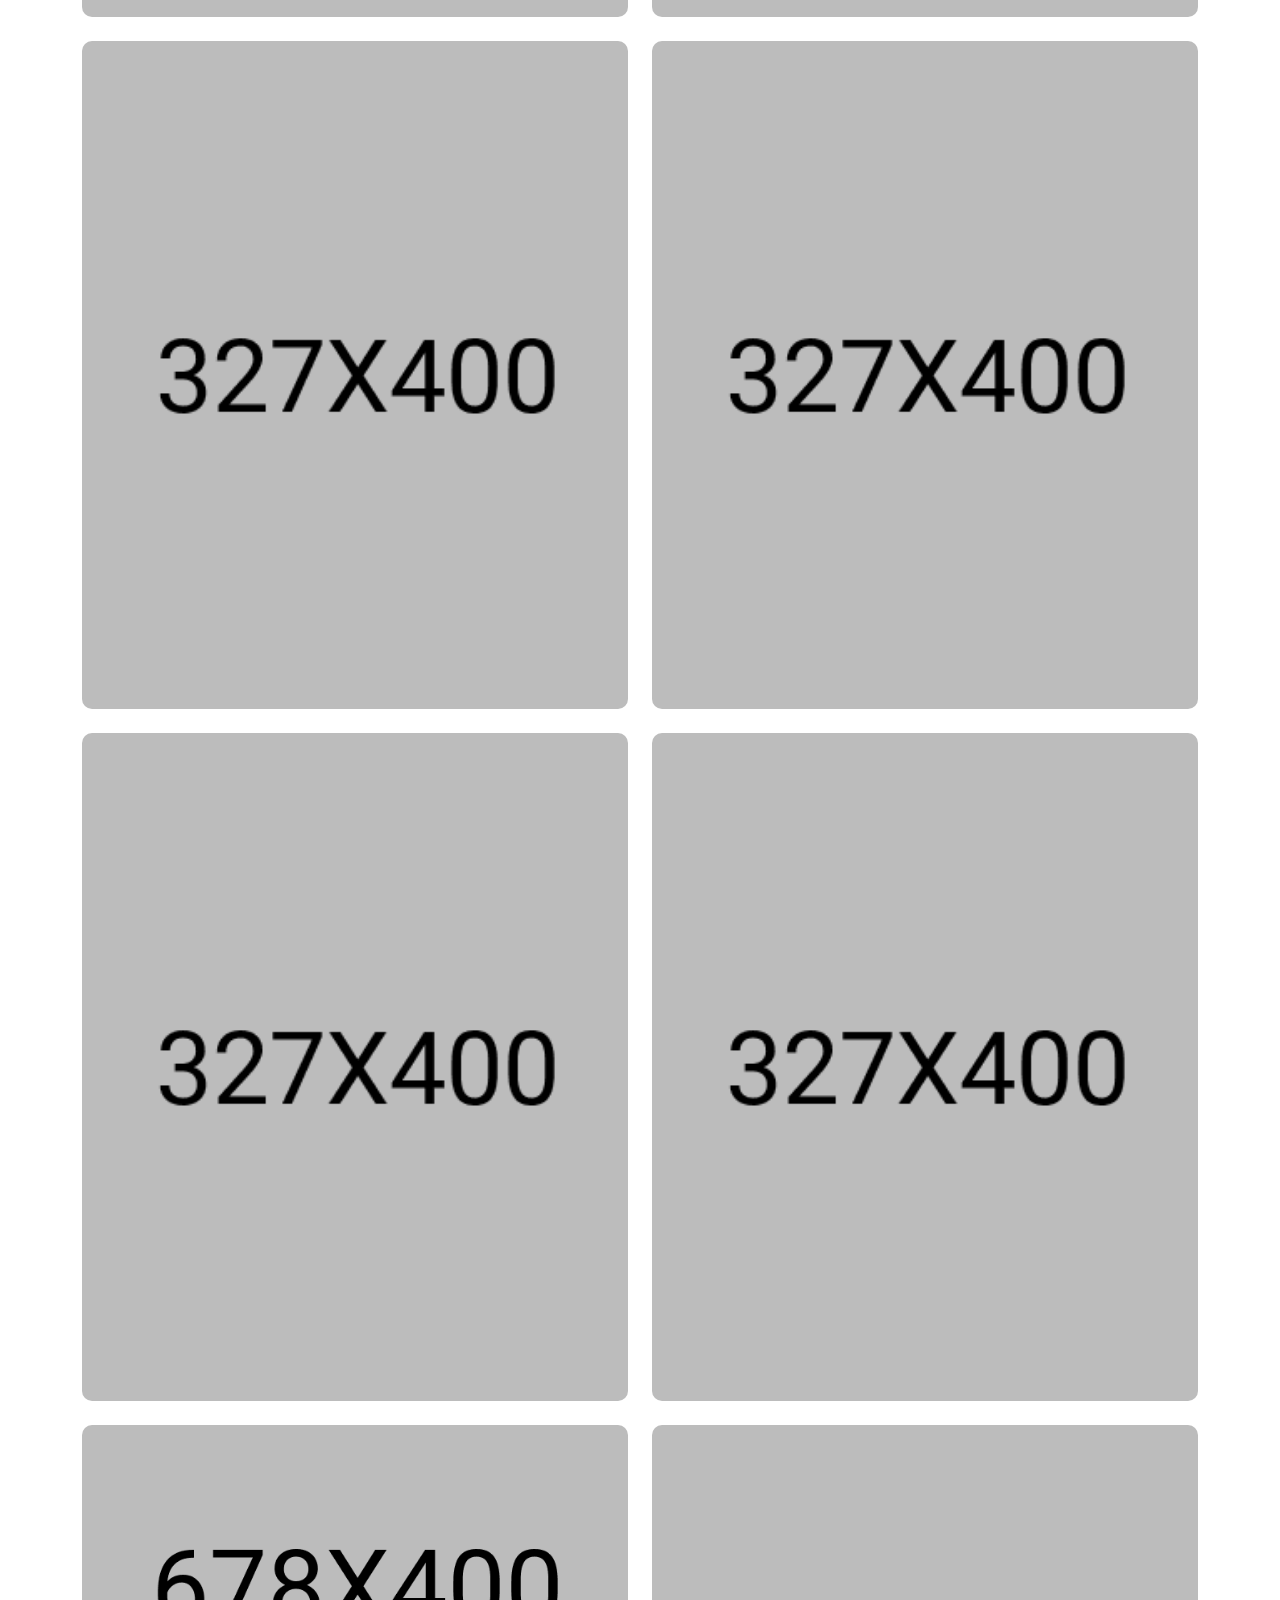
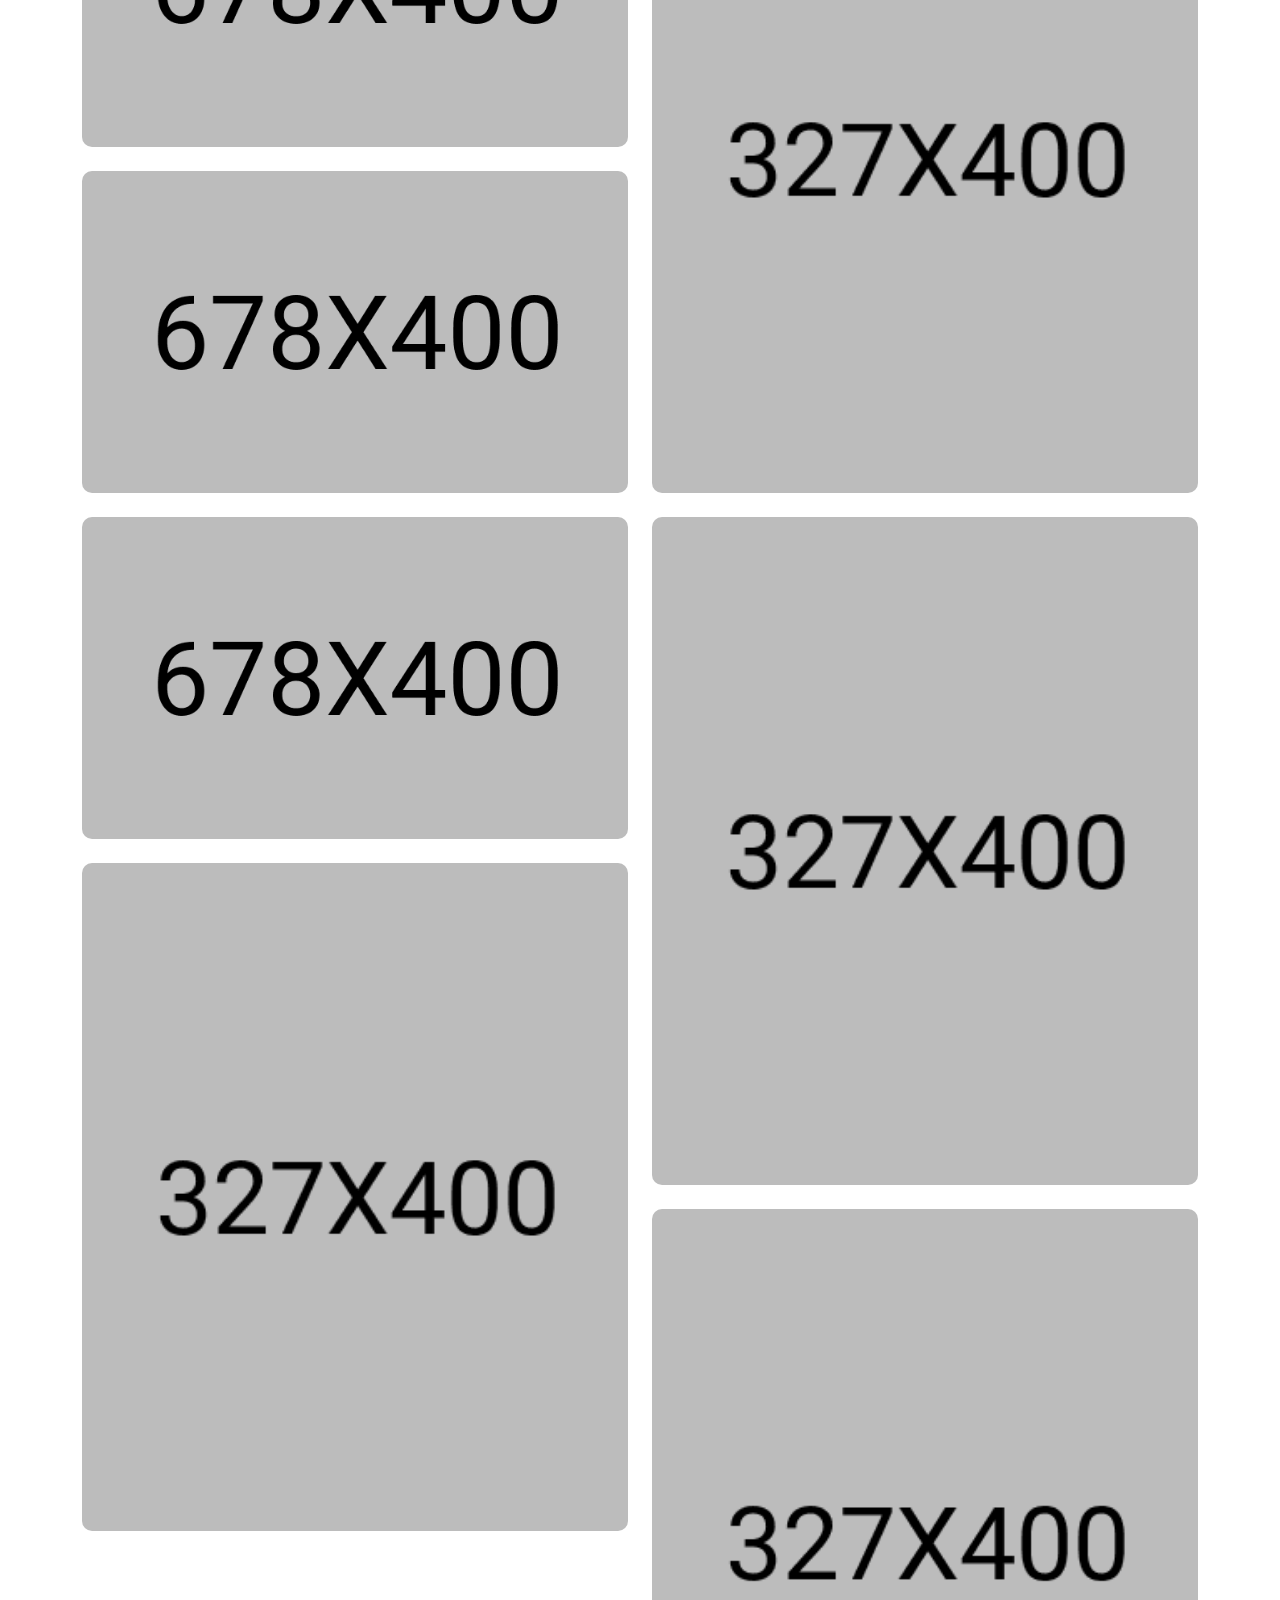
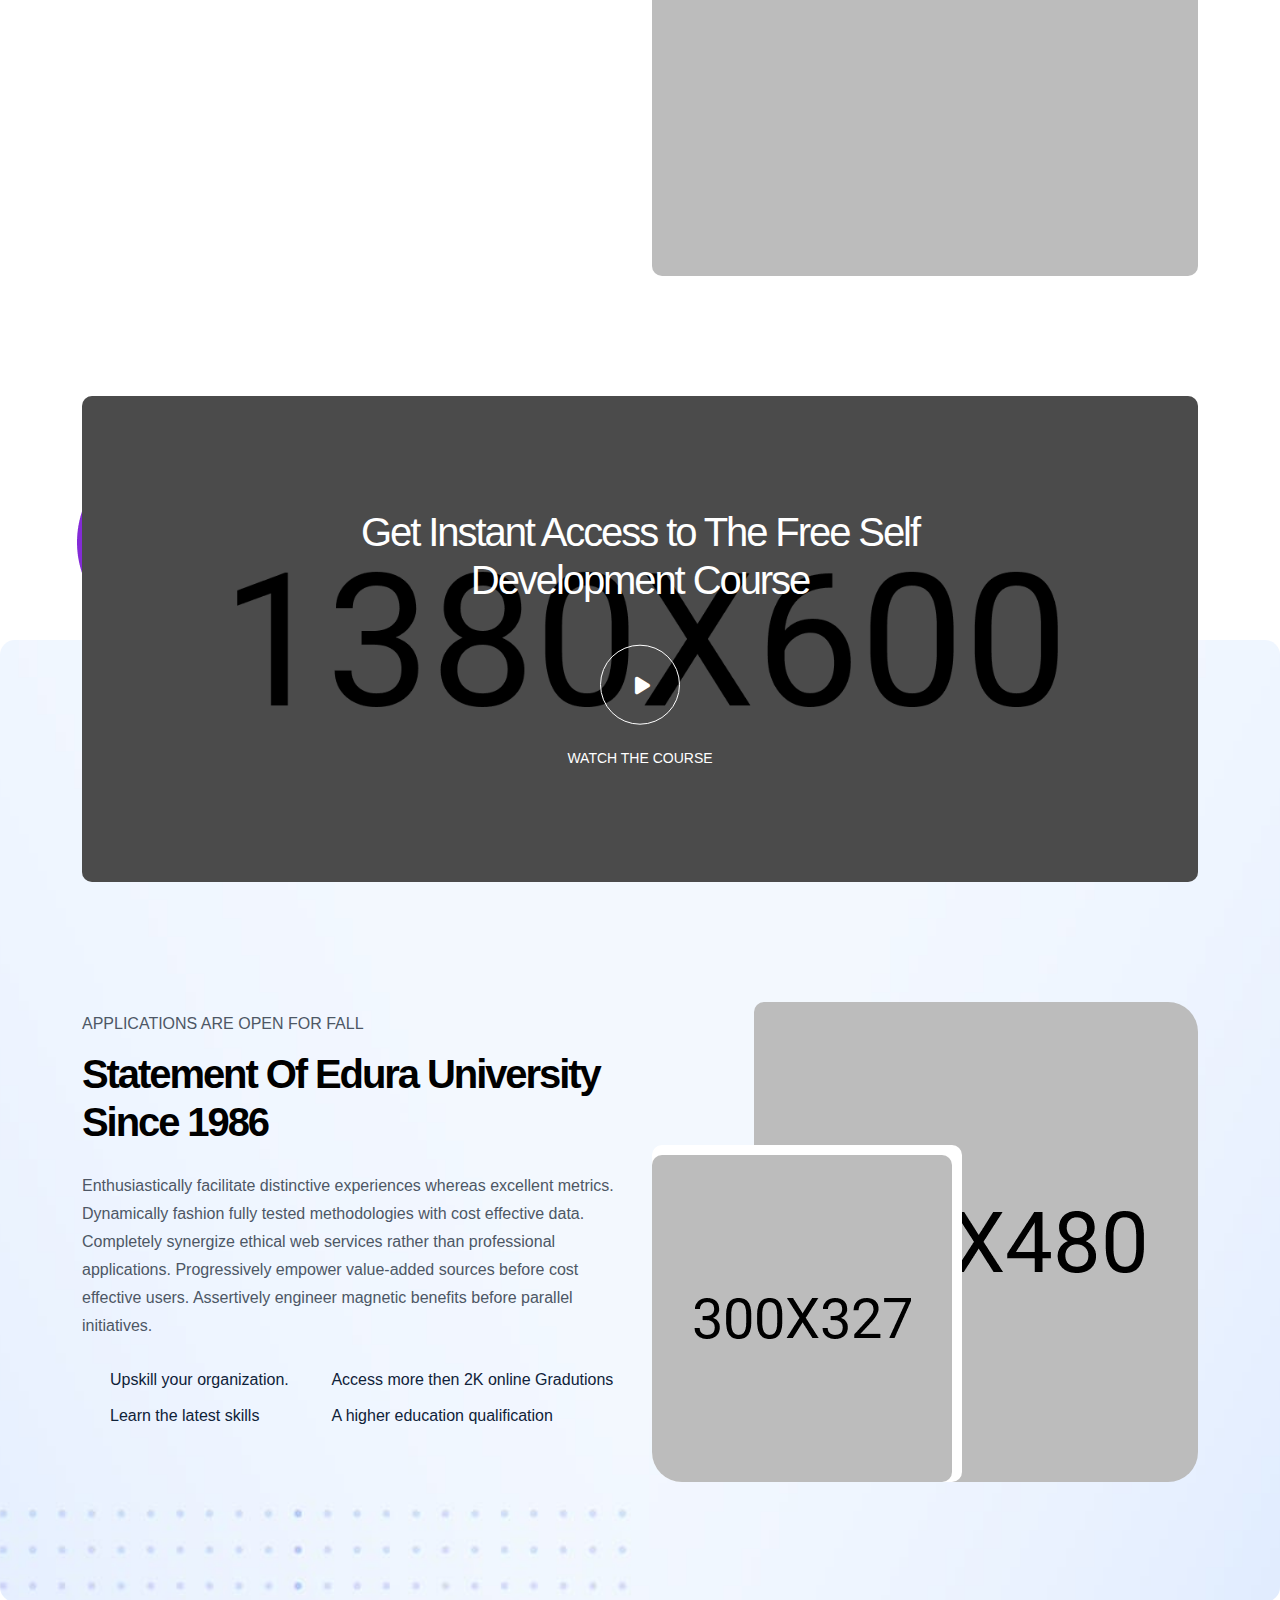
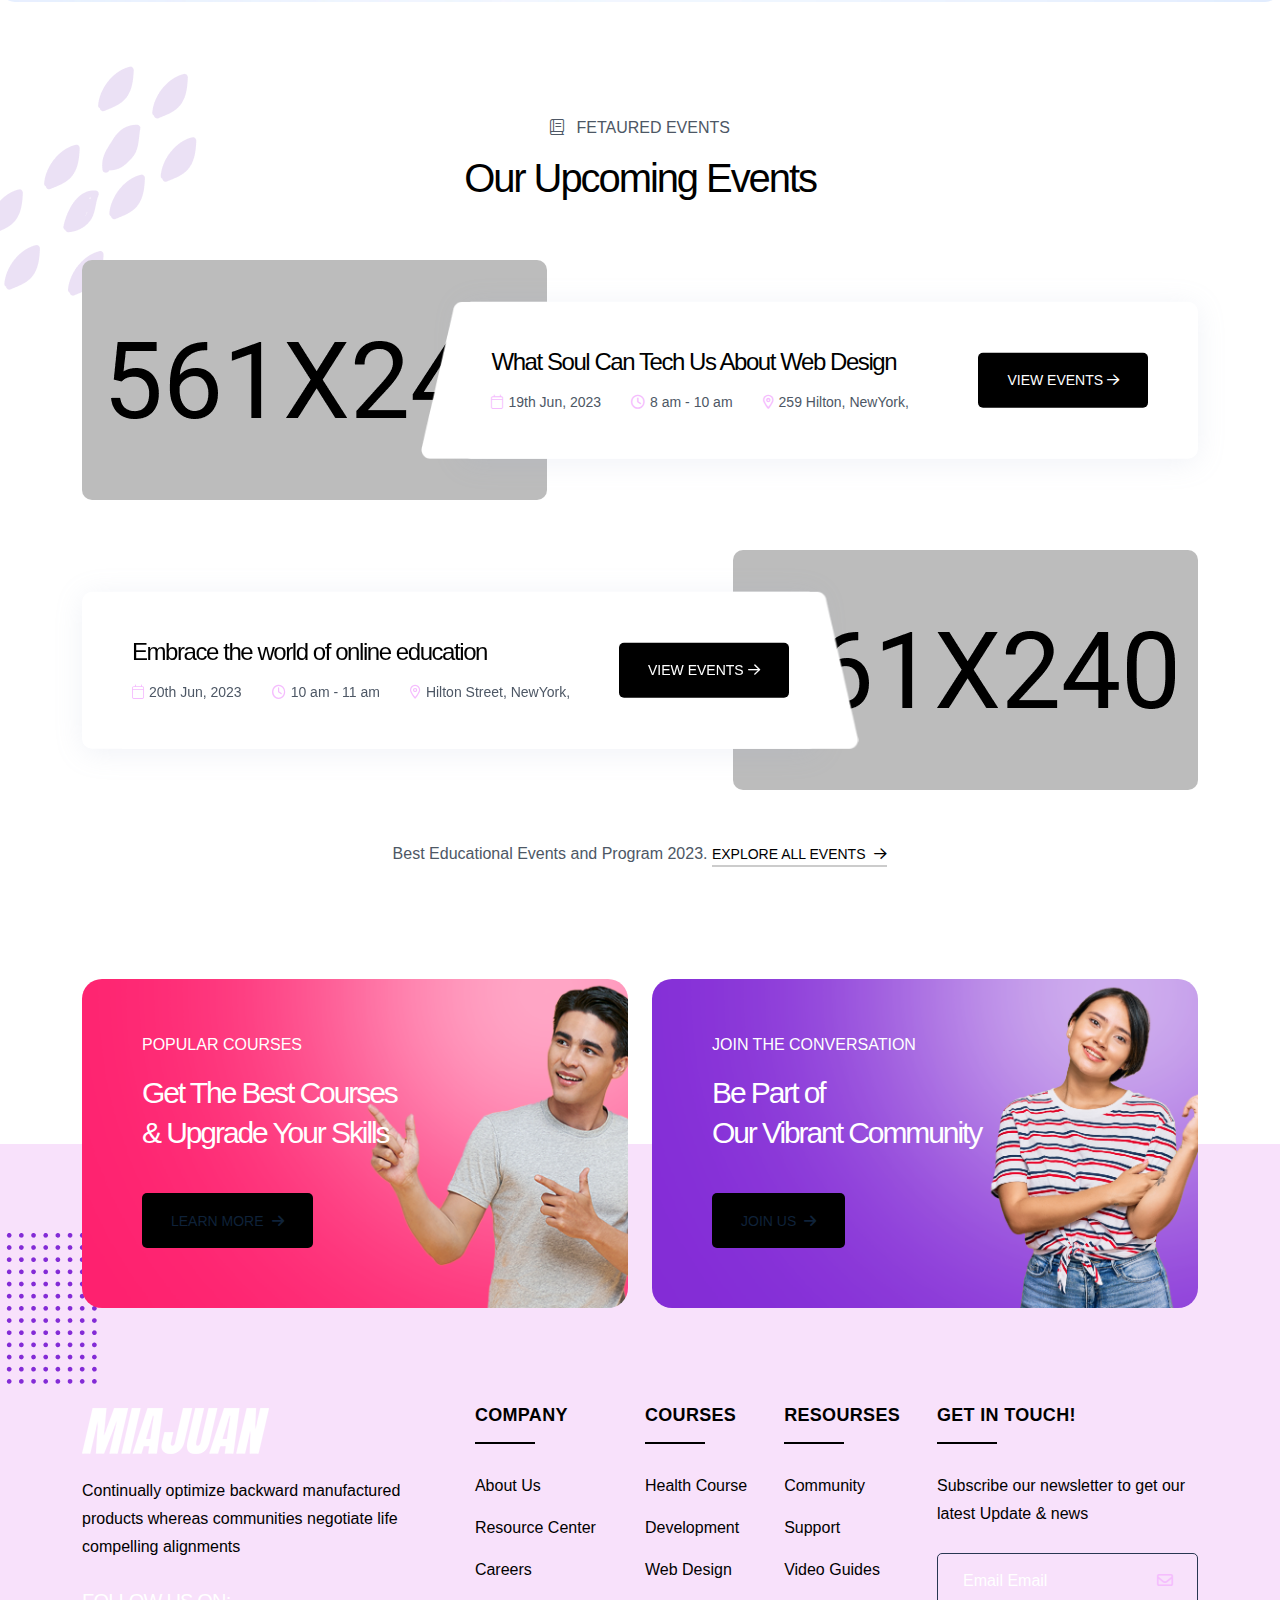
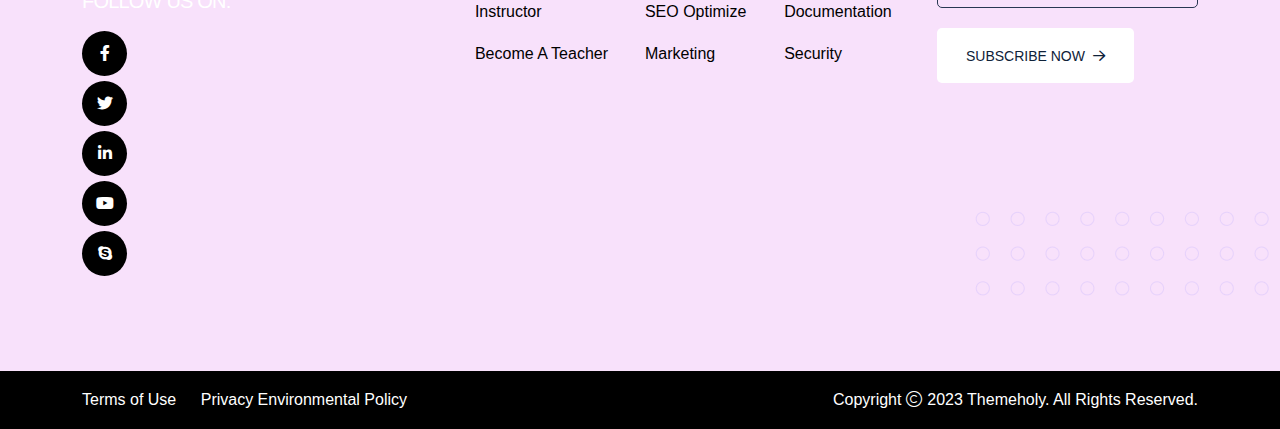
<file: gallery.html>
<!doctype html>
<html class="no-js" lang="zxx">

<head>
    <meta charset="utf-8">
    <meta http-equiv="x-ua-compatible" content="ie=edge">
    <title>Edura - Online Courses & Education HTML Template - Our Gallery</title>
    <meta name="author" content="themeholy">
    <meta name="description" content="Edura - Online Courses & Education HTML Template">
    <meta name="keywords" content="Edura - Online Courses & Education HTML Template">
    <meta name="robots" content="INDEX,FOLLOW">

    <!-- Mobile Specific Metas -->
    <meta name="viewport" content="width=device-width, initial-scale=1, shrink-to-fit=no">

    <!-- Favicons - Place favicon.ico in the root directory -->
    <link rel="apple-touch-icon" sizes="57x57" href="assets/img/favicons/apple-icon-57x57.png">
    <link rel="apple-touch-icon" sizes="60x60" href="assets/img/favicons/apple-icon-60x60.png">
    <link rel="apple-touch-icon" sizes="72x72" href="assets/img/favicons/apple-icon-72x72.png">
    <link rel="apple-touch-icon" sizes="76x76" href="assets/img/favicons/apple-icon-76x76.png">
    <link rel="apple-touch-icon" sizes="114x114" href="assets/img/favicons/apple-icon-114x114.png">
    <link rel="apple-touch-icon" sizes="120x120" href="assets/img/favicons/apple-icon-120x120.png">
    <link rel="apple-touch-icon" sizes="144x144" href="assets/img/favicons/apple-icon-144x144.png">
    <link rel="apple-touch-icon" sizes="152x152" href="assets/img/favicons/apple-icon-152x152.png">
    <link rel="apple-touch-icon" sizes="180x180" href="assets/img/favicons/apple-icon-180x180.png">
    <link rel="icon" type="image/png" sizes="192x192" href="assets/img/favicons/android-icon-192x192.png">
    <link rel="icon" type="image/png" sizes="32x32" href="assets/img/favicons/favicon-32x32.png">
    <link rel="icon" type="image/png" sizes="96x96" href="assets/img/favicons/favicon-96x96.png">
    <link rel="icon" type="image/png" sizes="16x16" href="assets/img/favicons/favicon-16x16.png">
    <link rel="manifest" href="assets/img/favicons/manifest.json">
    <meta name="msapplication-TileColor" content="#ffffff">
    <meta name="msapplication-TileImage" content="assets/img/favicons/ms-icon-144x144.png">
    <meta name="theme-color" content="#ffffff">

    <!--==============================
	  Google Fonts
	============================== -->
    <link rel="preconnect" href="https://fonts.googleapis.com">
    <link rel="preconnect" href="https://fonts.gstatic.com" crossorigin>
    <link href="https://fonts.googleapis.com/css2?family=Baloo+2:wght@400;500;600;700;800&family=Jost:wght@300;400;500;600;700;800;900&family=Roboto:wght@100;300;400;500;700&display=swap" rel="stylesheet">


    <!--==============================
	    All CSS File
	============================== -->
    <!-- Bootstrap -->
    <link rel="stylesheet" href="assets/css/bootstrap.min.css">
    <!-- Fontawesome Icon -->
    <link rel="stylesheet" href="assets/css/fontawesome.min.css">
    <!-- Magnific Popup -->
    <link rel="stylesheet" href="assets/css/magnific-popup.min.css">
    <!-- Slick Slider -->
    <link rel="stylesheet" href="assets/css/slick.min.css">
    <!-- Nice Select -->
    <link rel="stylesheet" href="assets/css/nice-select.min.css">
    <!-- Theme Custom CSS -->
    <link rel="stylesheet" href="assets/css/style.css">

</head>

<body>


    <!--[if lte IE 9]>
    	<p class="browserupgrade">You are using an <strong>outdated</strong> browser. Please <a href="https://browsehappy.com/">upgrade your browser</a> to improve your experience and security.</p>
  <![endif]-->



    <!--********************************
   		Code Start From Here 
	******************************** -->




    <!--==============================
     Preloader
  ==============================-->
    <div class="preloader ">
        <button class="th-btn style3 preloaderCls">Cancel Preloader </button>
        <div class="preloader-inner">
            <span class="loader"></span>
        </div>
    </div>

    <!--==============================
    Breadcumb
============================== -->
    <div class="breadcumb-wrapper " data-bg-src="assets/img/bg/breadcumb-bg.jpg" data-overlay="title" data-opacity="8">
        <div class="breadcumb-shape" data-bg-src="assets/img/bg/breadcumb_shape_1_1.png">
        </div>
        <div class="shape-mockup breadcumb-shape2 jump d-lg-block d-none" data-right="30px" data-bottom="30px">
            <img src="assets/img/bg/breadcumb_shape_1_2.png" alt="shape">
        </div>
        <div class="shape-mockup breadcumb-shape3 jump-reverse d-lg-block d-none" data-left="50px" data-bottom="80px">
            <img src="assets/img/bg/breadcumb_shape_1_3.png" alt="shape">
        </div>
        <div class="container">
            <div class="breadcumb-content text-center">
                <h1 class="breadcumb-title">Our Gallery</h1>
            </div>
        </div>
    </div>



    <!--==============================
    Gallery Area  
    ==============================-->
    <div class="space">
        <div class="container">
            <div class="title-area text-center">
                <span class="sub-title">University Campus</span>
                <h2 class="sec-title fw-semibold">University Campus Life</h2>
            </div>
            <div class="row gy-4 masonary-active">
                <div class="col-md-6 col-xxl-auto filter-item">
                    <div class="gallery-card">
                        <div class="gallery-img">
                            <img src="assets/img/gallery/gallery_1_1.jpg" alt="gallery image">
                            <a href="assets/img/gallery/gallery_1_1.jpg" class="gallery-btn popup-image"><i class="fas fa-eye"></i></a>
                        </div>
                        <div class="gallery-content">
                            <span class="gallery-tag">IT Solution</span>
                            <h2 class="gallery-title">Digital Marketing</h2>
                        </div>
                    </div>
                </div>
                <div class="col-md-6 col-xxl-auto filter-item">
                    <div class="gallery-card">
                        <div class="gallery-img">
                            <img src="assets/img/gallery/gallery_1_2.jpg" alt="gallery image">
                            <a href="assets/img/gallery/gallery_1_2.jpg" class="gallery-btn popup-image"><i class="fas fa-eye"></i></a>
                        </div>
                        <div class="gallery-content">
                            <span class="gallery-tag">IT Solution</span>
                            <h2 class="gallery-title">Web Development</h2>
                        </div>
                    </div>
                </div>
                <div class="col-md-6 col-xxl-auto filter-item">
                    <div class="gallery-card">
                        <div class="gallery-img">
                            <img src="assets/img/gallery/gallery_1_3.jpg" alt="gallery image">
                            <a href="assets/img/gallery/gallery_1_3.jpg" class="gallery-btn popup-image"><i class="fas fa-eye"></i></a>
                        </div>
                        <div class="gallery-content">
                            <span class="gallery-tag">IT Solution</span>
                            <h2 class="gallery-title">Product Marketing</h2>
                        </div>
                    </div>
                </div>
                <div class="col-md-6 col-xxl-auto filter-item">
                    <div class="gallery-card">
                        <div class="gallery-img">
                            <img src="assets/img/gallery/gallery_1_4.jpg" alt="gallery image">
                            <a href="assets/img/gallery/gallery_1_4.jpg" class="gallery-btn popup-image"><i class="fas fa-eye"></i></a>
                        </div>
                        <div class="gallery-content">
                            <span class="gallery-tag">IT Solution</span>
                            <h2 class="gallery-title">Data Analysis</h2>
                        </div>
                    </div>
                </div>
                <div class="col-md-6 col-xxl-auto filter-item">
                    <div class="gallery-card">
                        <div class="gallery-img">
                            <img src="assets/img/gallery/gallery_1_5.jpg" alt="gallery image">
                            <a href="assets/img/gallery/gallery_1_5.jpg" class="gallery-btn popup-image"><i class="fas fa-eye"></i></a>
                        </div>
                        <div class="gallery-content">
                            <span class="gallery-tag">IT Solution</span>
                            <h2 class="gallery-title">Brand Growth All</h2>
                        </div>
                    </div>
                </div>
                <div class="col-md-6 col-xxl-auto filter-item">
                    <div class="gallery-card">
                        <div class="gallery-img">
                            <img src="assets/img/gallery/gallery_1_6.jpg" alt="gallery image">
                            <a href="assets/img/gallery/gallery_1_6.jpg" class="gallery-btn popup-image"><i class="fas fa-eye"></i></a>
                        </div>
                        <div class="gallery-content">
                            <span class="gallery-tag">IT Solution</span>
                            <h2 class="gallery-title">Content Writing</h2>
                        </div>
                    </div>
                </div>
                <div class="col-md-6 col-xxl-auto filter-item">
                    <div class="gallery-card">
                        <div class="gallery-img">
                            <img src="assets/img/gallery/gallery_1_7.jpg" alt="gallery image">
                            <a href="assets/img/gallery/gallery_1_7.jpg" class="gallery-btn popup-image"><i class="fas fa-eye"></i></a>
                        </div>
                        <div class="gallery-content">
                            <span class="gallery-tag">IT Solution</span>
                            <h2 class="gallery-title">UI/UX Design</h2>
                        </div>
                    </div>
                </div>
                <div class="col-md-6 col-xxl-auto filter-item">
                    <div class="gallery-card">
                        <div class="gallery-img">
                            <img src="assets/img/gallery/gallery_1_8.jpg" alt="gallery image">
                            <a href="assets/img/gallery/gallery_1_8.jpg" class="gallery-btn popup-image"><i class="fas fa-eye"></i></a>
                        </div>
                        <div class="gallery-content">
                            <span class="gallery-tag">IT Solution</span>
                            <h2 class="gallery-title">JavaScript</h2>
                        </div>
                    </div>
                </div>
                <div class="col-md-6 col-xxl-auto filter-item">
                    <div class="gallery-card">
                        <div class="gallery-img">
                            <img src="assets/img/gallery/gallery_1_9.jpg" alt="gallery image">
                            <a href="assets/img/gallery/gallery_1_9.jpg" class="gallery-btn popup-image"><i class="fas fa-eye"></i></a>
                        </div>
                        <div class="gallery-content">
                            <span class="gallery-tag">IT Solution</span>
                            <h2 class="gallery-title">Wordpress Programing</h2>
                        </div>
                    </div>
                </div>
                <div class="col-md-6 col-xxl-auto filter-item">
                    <div class="gallery-card">
                        <div class="gallery-img">
                            <img src="assets/img/gallery/gallery_1_1.jpg" alt="gallery image">
                            <a href="assets/img/gallery/gallery_1_1.jpg" class="gallery-btn popup-image"><i class="fas fa-eye"></i></a>
                        </div>
                        <div class="gallery-content">
                            <span class="gallery-tag">IT Solution</span>
                            <h2 class="gallery-title">Digital Marketing</h2>
                        </div>
                    </div>
                </div>
                <div class="col-md-6 col-xxl-auto filter-item">
                    <div class="gallery-card">
                        <div class="gallery-img">
                            <img src="assets/img/gallery/gallery_1_2.jpg" alt="gallery image">
                            <a href="assets/img/gallery/gallery_1_2.jpg" class="gallery-btn popup-image"><i class="fas fa-eye"></i></a>
                        </div>
                        <div class="gallery-content">
                            <span class="gallery-tag">IT Solution</span>
                            <h2 class="gallery-title">Web Development</h2>
                        </div>
                    </div>
                </div>
                <div class="col-md-6 col-xxl-auto filter-item">
                    <div class="gallery-card">
                        <div class="gallery-img">
                            <img src="assets/img/gallery/gallery_1_3.jpg" alt="gallery image">
                            <a href="assets/img/gallery/gallery_1_3.jpg" class="gallery-btn popup-image"><i class="fas fa-eye"></i></a>
                        </div>
                        <div class="gallery-content">
                            <span class="gallery-tag">IT Solution</span>
                            <h2 class="gallery-title">Product Marketing</h2>
                        </div>
                    </div>
                </div>
                <div class="col-md-6 col-xxl-auto filter-item">
                    <div class="gallery-card">
                        <div class="gallery-img">
                            <img src="assets/img/gallery/gallery_1_4.jpg" alt="gallery image">
                            <a href="assets/img/gallery/gallery_1_4.jpg" class="gallery-btn popup-image"><i class="fas fa-eye"></i></a>
                        </div>
                        <div class="gallery-content">
                            <span class="gallery-tag">IT Solution</span>
                            <h2 class="gallery-title">Data Analysis</h2>
                        </div>
                    </div>
                </div>
                <div class="col-md-6 col-xxl-auto filter-item">
                    <div class="gallery-card">
                        <div class="gallery-img">
                            <img src="assets/img/gallery/gallery_1_5.jpg" alt="gallery image">
                            <a href="assets/img/gallery/gallery_1_5.jpg" class="gallery-btn popup-image"><i class="fas fa-eye"></i></a>
                        </div>
                        <div class="gallery-content">
                            <span class="gallery-tag">IT Solution</span>
                            <h2 class="gallery-title">Brand Growth All</h2>
                        </div>
                    </div>
                </div>
                <div class="col-md-6 col-xxl-auto filter-item">
                    <div class="gallery-card">
                        <div class="gallery-img">
                            <img src="assets/img/gallery/gallery_1_6.jpg" alt="gallery image">
                            <a href="assets/img/gallery/gallery_1_6.jpg" class="gallery-btn popup-image"><i class="fas fa-eye"></i></a>
                        </div>
                        <div class="gallery-content">
                            <span class="gallery-tag">IT Solution</span>
                            <h2 class="gallery-title">Big Data Science</h2>
                        </div>
                    </div>
                </div>
            </div>
        </div>
    </div>

    <!--==============================
    Video Area  
    ==============================-->
    <section class="" data-pos-for="#team-sec" data-sec-pos="bottom-half">
        <div class="container">
            <div class="video-box">
                <div class="overlay"></div>
                <img src="assets/img/update1/normal/video_v2_1_1.jpg" alt="video">
                <div class="video-content">
                    <h2 class="video-title">Get Instant Access to The Free Self Development Course</h2>
                    <a href="https://www.youtube.com/watch?v=_sI_Ps7JSEk" class="icon-btn popup-video"><i class="fas fa-play"></i></a>
                    <span class="video-text">WATCH THE COURSE</span>
                </div>
            </div>
        </div>
        <div class="shape-mockup jump" data-top="10%" data-left="6%"><img src="assets/img/update1/shape/circle_5.png" alt="shapes"></div>
        <div class="shape-mockup jump-reverse" data-top="11%" data-left="6%"><img src="assets/img/update1/shape/hex_1.png" alt="shapes"></div>
    </section>
    <!--==============================
    Team Area  
    ==============================-->
    <section class="team-area-5 space" id="team-sec" data-bg-src="assets/img/update1/bg/team_bg_1.jpg">
        <div class="container">
            
            <div class="row flex-row-reverse align-items-center">
                <div class="col-xl-6">
                    <div class="img-box12">
                        <div class="img1">
                            <img src="assets/img/update1/normal/mockup_3_1.jpg" alt="Mockup">
                        </div>
                        <div class="img2">
                            <img src="assets/img/update1/normal/mockup_3_2.jpg" alt="Mockup">
                        </div>

                    </div>
                </div>
                <div class="col-xl-6">
                    <div class="title-area mb-35">
                        <span class="sub-title">APPLICATIONS ARE OPEN FOR FALL</span>
                        <h2 class="sec-title fw-semibold">Statement Of Edura University Since 1986</h2>
                    </div>
                    <p class="mt-n2 mb-35">Enthusiastically facilitate distinctive experiences whereas excellent metrics. Dynamically fashion fully tested methodologies with cost effective data. Completely synergize ethical web services rather than professional applications. Progressively empower value-added sources before cost effective users. Assertively engineer magnetic benefits before parallel initiatives.</p>
                    <div class="list-column2 mb-45">
                        <div class="checklist style4">
                            <ul>
                                <li>Upskill your organization.</li>
                                <li>Learn the latest skills</li>
                            </ul>
                        </div>
                        <div class="checklist style4">
                            <ul>
                                <li>Access more then 2K online Gradutions</li>
                                <li>A higher education qualification</li>
                            </ul>
                        </div>
                    </div>
                </div>
            </div>
        </div>
    </section>

    <!--==============================
    Event Area  
    ==============================-->
    <section class="space">
        <div class="shape-mockup event-shape1 jump" data-top="3%" data-left="-3%">
            <img src="assets/img/team/team-shape_1_1.png" alt="img">
        </div>
        <div class="container">
            <div class="title-area text-center">
                <span class="sub-title"><i class="fal fa-book me-2"></i> Fetaured Events</span>
                <h2 class="sec-title">Our Upcoming Events</h2>
            </div>
            <div class="event-grid">
                <div class="event-img">
                    <img src="assets/img/event/event_img-2-1.png" alt="course">
                </div>
                <div class="event-content">
                    <div class="event-bg-shape" data-mask-src="assets/img/event/event_shape2.png"></div>
                    <div class="media-left">
                        <h3 class="event-title"><a href="event-details.html">What Soul Can Tech Us About Web Design</a></h3>
                        <div class="event-meta">
                            <p><i class="fal fa-calendar"></i>19th Jun, 2023</p>
                            <p><i class="far fa-clock"></i>8 am - 10 am</p>
                            <p><i class="far fa-location-dot"></i>259 Hilton, NewYork,</p>
                        </div>
                    </div>
                    <div class="media-body">
                        <a class="th-btn" href="event-details.html">VIEW EVENTS <i class="far fa-arrow-right"></i></a>
                    </div>
                </div>
            </div>

            <div class="event-grid">
                <div class="event-img">
                    <img src="assets/img/event/event_img-2-2.png" alt="course">
                </div>
                <div class="event-content">
                    <div class="event-bg-shape" data-mask-src="assets/img/event/event_shape2.png"></div>
                    <div class="media-left">
                        <h3 class="event-title"><a href="event-details.html">Embrace the world of online education</a></h3>
                        <div class="event-meta">
                            <p><i class="fal fa-calendar"></i>20th Jun, 2023</p>
                            <p><i class="far fa-clock"></i>10 am - 11 am</p>
                            <p><i class="far fa-location-dot"></i>Hilton Street, NewYork,</p>
                        </div>
                    </div>
                    <div class="media-body">
                        <a class="th-btn" href="event-details.html">VIEW EVENTS <i class="far fa-arrow-right"></i></a>
                    </div>
                </div>
            </div>

            <div class="text-center">
                <p class="mb-n2">Best Educational Events and Program 2023. <a class="link-btn" href="event.html">EXPLORE ALL EVENTS <i class="far fa-arrow-right"></i></a></p>
            </div>
        </div>
    </section>

    <!--==============================
	Footer Area
    ==============================-->

    <!-- ============== Double CTA ============================ -->
    <div data-pos-for=".footer-wrapper" data-sec-pos="bottom-half" style="background: linear-gradient(0deg, rgba(15,27,49,1) 50%, rgba(255, 255,255,1) 50%);">
        <div class="container" style="z-index: 9; position: relative;">
            <div class="row">
                <div class="col-lg-6 mb-30 mb-lg-0">
                    <div class="cta-card" data-bg-src="assets/img/mia/cta-bg_3_1.png">
                        <div class="title-area mb-40">
                            <span class="sub-title text-white">Popular Courses</span>
                            <h4 class="sec-title text-white">Get The Best Courses<br> & Upgrade Your Skills </h4>
                        </div>
                        <a href="contact.html" class="th-btn style8">Learn More<i class="fas fa-arrow-right ms-2"></i></a>
                    </div>
                </div>
                <div class="col-lg-6">
                    <div class="cta-card" data-bg-src="assets/img/mia/cta-bg_3_2.png">
                        <div class="title-area mb-40">
                            <span class="sub-title text-white">Join the Conversation</span>
                            <h4 class="sec-title text-white">Be Part of<br>Our Vibrant Community</h4>
                        </div>
                        <a href="contact.html" class="th-btn style8">Join Us<i class="fas fa-arrow-right ms-2"></i></a>
                    </div>
                </div>
            </div>
        </div>
    </div>


    <footer class="footer-wrapper footer-layout6">
        <div class="widget-area">
            <div class="container">
                <div class="row justify-content-between">
                    <div class="col-md-6 col-xxl-3 col-xl-4">
                        <div class="widget footer-widget">
                            <div class="th-widget-about">
                                <div class="about-logo">
                                    <a href="index.html"><img src="assets/img/logo-white.svg" alt="Edura"></a>
                                </div>
                                <p class="about-text">Continually optimize backward manufactured products whereas communities negotiate life compelling alignments</p>
                                <div class="th-social">
                                    <h6 class="title text-white">FOLLOW US ON:</h6>
                                    <a href="https://www.facebook.com/"><i class="fab fa-facebook-f"></i></a>
                                    <a href="https://www.twitter.com/"><i class="fab fa-twitter"></i></a>
                                    <a href="https://www.linkedin.com/"><i class="fab fa-linkedin-in"></i></a>
                                    <a href="https://www.youtube.com/"><i class="fab fa-youtube"></i></a>
                                    <a href="https://www.skype.com/"><i class="fab fa-skype"></i></a>
                                </div>
                            </div>
                        </div>
                    </div>
                    <div class="col-md-6 col-xl-auto">
                        <div class="widget widget_nav_menu footer-widget style2">
                            <h3 class="widget_title">Company</h3>
                            <div class="menu-all-pages-container">
                                <ul class="menu">
                                    <li><a href="about.html">About Us</a></li>
                                    <li><a href="course.html">Resource Center</a></li>
                                    <li><a href="course.html">Careers</a></li>
                                    <li><a href="team.html">Instructor</a></li>
                                    <li><a href="contact.html">Become A Teacher</a></li>
                                </ul>
                            </div>
                        </div>
                    </div>
                    <div class="col-md-6 col-xl-auto">
                        <div class="widget widget_nav_menu footer-widget style2">
                            <h3 class="widget_title">Courses</h3>
                            <div class="menu-all-pages-container">
                                <ul class="menu">
                                    <li><a href="course.html">Health Course</a></li>
                                    <li><a href="course.html">Development</a></li>
                                    <li><a href="course.html">Web Design</a></li>
                                    <li><a href="course.html">SEO Optimize</a></li>
                                    <li><a href="course.html">Marketing</a></li>
                                </ul>
                            </div>
                        </div>
                    </div>
                    <div class="col-md-6 col-xl-auto">
                        <div class="widget widget_nav_menu footer-widget style2">
                            <h3 class="widget_title">Resourses</h3>
                            <div class="menu-all-pages-container">
                                <ul class="menu">
                                    <li><a href="about.html">Community</a></li>
                                    <li><a href="contact.html">Support</a></li>
                                    <li><a href="course.html">Video Guides</a></li>
                                    <li><a href="course.html">Documentation</a></li>
                                    <li><a href="contact.html">Security</a></li>
                                </ul>
                            </div>
                        </div>
                    </div>
                    <div class="col-md-6 col-xl-3">
                        <div class="widget newsletter-widget footer-widget style2">
                            <h3 class="widget_title">Get in touch!</h3>
                            <p class="footer-text">Subscribe our newsletter to get our latest
                                Update & news</p>
                            <form class="newsletter-form form-group">
                                <input class="form-control" type="email" placeholder="Email Email" required="">
                                <i class="far fa-envelope"></i>
                                <button type="submit" class="th-btn style3">Subscribe Now <i class="far fa-arrow-right ms-1"></i></button>
                            </form>
                        </div>
                    </div>
                </div>
            </div>
        </div>
        <div class="copyright-wrap">
            <div class="container">
                <div class="row justify-content-between align-items-center">
                    <div class="col-lg-auto d-none d-lg-block">
                        <div class="footer-links">
                            <ul>
                                <li><a href="about.html">Terms of Use</a></li>
                                <li><a href="about.html">Privacy Environmental Policy</a></li>
                            </ul>
                        </div>
                    </div>
                    <div class="col-lg-auto">
                        <p class="copyright-text">Copyright <i class="fal fa-copyright"></i> 2023 <a href="https://themeforest.net/user/themeholy">Themeholy</a>. All Rights Reserved.</p>
                    </div>
                </div>
            </div>
        </div>

        <div class="shape-mockup jump d-none d-xl-block" data-top="10%" data-left="0%"><img src="assets/img/update1/shape/footer_shape_4.png" alt="shapes"></div>
        <div class="shape-mockup movingX d-none d-xl-block" data-bottom="15%" data-right="0%"><img src="assets/img/update1/shape/footer_shape_5.png" alt="shapes"></div>
    </footer>


    <!--********************************
			Code End  Here 
	******************************** -->

    <!-- Scroll To Top -->
    <div class="scroll-top">
        <svg class="progress-circle svg-content" width="100%" height="100%" viewBox="-1 -1 102 102">
            <path d="M50,1 a49,49 0 0,1 0,98 a49,49 0 0,1 0,-98" style="transition: stroke-dashoffset 10ms linear 0s; stroke-dasharray: 307.919, 307.919; stroke-dashoffset: 307.919;"></path>
        </svg>
    </div>

    <!--==============================
    All Js File
============================== -->
    <!-- Jquery -->
    <script src="assets/js/vendor/jquery-3.6.0.min.js"></script>
    <!-- Slick Slider -->
    <script src="assets/js/slick.min.js"></script>
    <!-- Bootstrap -->
    <script src="assets/js/bootstrap.min.js"></script>
    <!-- Magnific Popup -->
    <script src="assets/js/jquery.magnific-popup.min.js"></script>
    <!-- Counter Up -->
    <script src="assets/js/jquery.counterup.min.js"></script>
    <!-- Circle Progress -->
    <script src="assets/js/circle-progress.js"></script>
    <!-- Range Slider -->
    <script src="assets/js/jquery-ui.min.js"></script>
    <!-- Isotope Filter -->
    <script src="assets/js/imagesloaded.pkgd.min.js"></script>
    <script src="assets/js/isotope.pkgd.min.js"></script>
    <!-- Tilt JS -->
    <script src="assets/js/tilt.jquery.min.js"></script>
    <!-- Tweenmax JS -->
    <script src="assets/js/tweenmax.min.js"></script>
    <!-- Nice Select JS -->
    <script src="assets/js/nice-select.min.js"></script>

    <!-- Main Js File -->
    <script src="assets/js/main.js"></script>

</body>

</html>
</file>
